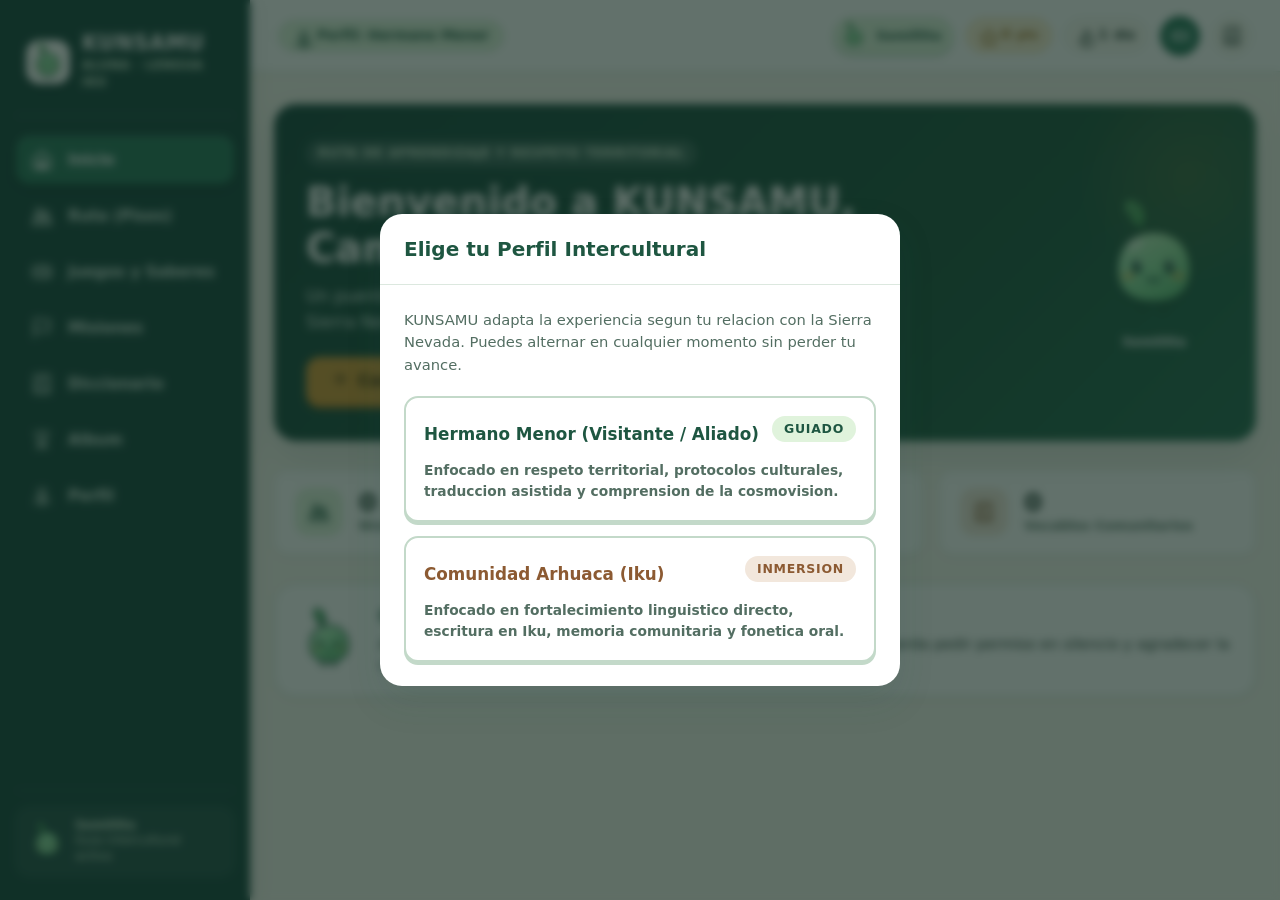
<file: index.html>
<!doctype html>
<html lang="es">
<head>
  <meta charset="utf-8">
  <meta name="viewport" content="width=device-width, initial-scale=1, viewport-fit=cover">
  <meta name="theme-color" content="#1E5641">
  <meta name="description" content="KUNSAMU: Plataforma educativa intercultural offline-first para el aprendizaje de la lengua Iku (Arhuaco) y la cosmovision de la Sierra Nevada de Santa Marta (Aluna IA).">
  <meta name="apple-mobile-web-app-capable" content="yes">
  <meta name="apple-mobile-web-app-status-bar-style" content="black-translucent">
  <meta name="apple-mobile-web-app-title" content="KUNSAMU">

  <title>KUNSAMU · Saberes y Lengua Iku (Sierra Nevada)</title>

  <!-- PWA Manifest & Favicon (Semillita SVG + Favicon Animado) -->
  <link rel="manifest" href="./manifest.json">
  <link rel="icon" type="image/svg+xml" href="./favicon.svg">
  <link rel="apple-touch-icon" href="./icon.svg">

  <!-- Motor de Favicon Animado en Tiempo Real (Flotacion y Parpadeo de Semillita) -->
  <script>
    (function() {
      try {
        var canvas = document.createElement('canvas');
        canvas.width = 32;
        canvas.height = 32;
        var ctx = canvas.getContext('2d');
        if (!ctx) return;
        var frame = 0;
        var faviconEl = document.querySelector("link[rel='icon']");
        function updateFavicon() {
          ctx.clearRect(0, 0, 32, 32);
          var bob = Math.sin(frame * 0.22) * 1.5;
          var isBlink = (frame % 28 >= 25);
          var leafAngle = Math.sin(frame * 0.16) * 0.2;

          ctx.save();
          ctx.translate(16, 17 + bob);

          // Patitas
          ctx.strokeStyle = '#1E5641';
          ctx.lineWidth = 1.6;
          ctx.lineCap = 'round';
          ctx.beginPath();
          ctx.moveTo(-5, 9); ctx.lineTo(-3, 11); ctx.lineTo(-1, 9);
          ctx.moveTo(1, 9); ctx.lineTo(3, 11); ctx.lineTo(5, 9);
          ctx.stroke();

          // Hoja
          ctx.save();
          ctx.translate(-3, -10);
          ctx.rotate(leafAngle - 0.25);
          ctx.fillStyle = '#59B96B';
          ctx.strokeStyle = '#1E5641';
          ctx.lineWidth = 1.3;
          ctx.beginPath();
          ctx.ellipse(0, -3.5, 3.5, 6, -0.3, 0, Math.PI * 2);
          ctx.fill();
          ctx.stroke();
          ctx.restore();

          // Sombra
          ctx.fillStyle = 'rgba(27, 77, 54, 0.25)';
          ctx.beginPath();
          ctx.ellipse(0, 9, 8, 2.2, 0, 0, Math.PI * 2);
          ctx.fill();

          // Cuerpo
          ctx.fillStyle = '#96E5A8';
          ctx.strokeStyle = '#1E5641';
          ctx.lineWidth = 1.7;
          ctx.beginPath();
          ctx.ellipse(0, 0, 10.5, 9.8, 0, 0, Math.PI * 2);
          ctx.fill();
          ctx.stroke();

          // Brillo
          ctx.fillStyle = 'rgba(255, 255, 255, 0.55)';
          ctx.beginPath();
          ctx.ellipse(-4, -4, 3, 1.8, -0.4, 0, Math.PI * 2);
          ctx.fill();

          // Mejillas
          ctx.fillStyle = 'rgba(236, 166, 70, 0.55)';
          ctx.beginPath();
          ctx.arc(-5.5, 2.2, 1.9, 0, Math.PI * 2);
          ctx.arc(5.5, 2.2, 1.9, 0, Math.PI * 2);
          ctx.fill();

          // Ojos
          ctx.fillStyle = '#16463E';
          if (isBlink) {
            ctx.strokeStyle = '#16463E';
            ctx.lineWidth = 1.3;
            ctx.beginPath();
            ctx.moveTo(-5, -0.5); ctx.lineTo(-1.5, -0.5);
            ctx.moveTo(1.5, -0.5); ctx.lineTo(5, -0.5);
            ctx.stroke();
          } else {
            ctx.beginPath();
            ctx.ellipse(-3.2, -1, 1.4, 2.2, 0, 0, Math.PI * 2);
            ctx.ellipse(3.2, -1, 1.4, 2.2, 0, 0, Math.PI * 2);
            ctx.fill();
            ctx.fillStyle = '#FFFFFF';
            ctx.beginPath();
            ctx.arc(-2.6, -1.8, 0.65, 0, Math.PI * 2);
            ctx.arc(3.8, -1.8, 0.65, 0, Math.PI * 2);
            ctx.fill();
          }

          // Sonrisa
          ctx.strokeStyle = '#16463E';
          ctx.lineWidth = 1.3;
          ctx.beginPath();
          ctx.arc(0, 1.6, 2.4, 0.15, Math.PI - 0.15);
          ctx.stroke();

          ctx.restore();

          if (faviconEl) faviconEl.href = canvas.toDataURL('image/png');
          frame++;
        }
        updateFavicon();
        setInterval(updateFavicon, 150);
      } catch (e) {}
    })();
  </script>

  <!-- Estilos del Sistema de Diseno Intercultural -->
  <link rel="stylesheet" href="./css/styles.css">
</head>
<body class="theme-visitante">

  <!-- Canvas de Celebracion para Particulas y Destellos -->
  <canvas id="celebrationCanvas" aria-hidden="true"></canvas>

  <div class="app-container">

    <!-- 1. BARRA LATERAL (DESKTOP) CON SECCIONES PRINCIPALES -->
    <aside class="sidebar" aria-label="Navegacion principal">
      <div class="sidebar-brand">
        <div class="brand-icon-wrap">
          <svg viewBox="0 0 140 150" width="36" height="36" class="semillita-svg" role="img" aria-label="Semillita">
            <g class="semillita-body">
              <g stroke="#1E5641" stroke-width="4.2" stroke-linecap="round" fill="none">
                <path d="M 50 128 L 57 137 L 64 128" />
                <path d="M 74 128 L 81 137 L 88 128" />
              </g>
              <g class="semillita-leaf">
                <path d="M 52 42 C 40 28, 26 12, 42 2 C 58 10, 68 24, 56 43 Z" fill="#59B96B" stroke="#1E5641" stroke-width="3.8" />
              </g>
              <path d="M 52 38 Q 54 44 56 48" fill="none" stroke="#1E5641" stroke-width="4" stroke-linecap="round" />
              <path d="M 70 42 C 98 42, 114 62, 114 88 C 114 114, 96 126, 70 126 C 44 126, 26 114, 26 88 C 26 62, 42 42, 70 42 Z" fill="#96E5A8" stroke="#1E5641" stroke-width="4.5" />
              <ellipse cx="40" cy="95" rx="7.5" ry="4.5" fill="#ECA646" opacity="0.5" />
              <ellipse cx="98" cy="95" rx="7.5" ry="4.5" fill="#ECA646" opacity="0.5" />
              <g class="semillita-eye eye-normal">
                <ellipse cx="50" cy="84" rx="5.5" ry="8" fill="#16463E" />
                <circle cx="52" cy="80.5" r="2.2" fill="#FFFFFF" />
              </g>
              <g class="semillita-eye eye-normal">
                <ellipse cx="88" cy="84" rx="5.5" ry="8" fill="#16463E" />
                <circle cx="90" cy="80.5" r="2.2" fill="#FFFFFF" />
              </g>
              <g class="eye-happy" style="display: none;" stroke="#16463E" stroke-width="3.5" stroke-linecap="round" fill="none">
                <path d="M 44 86 Q 50 78 56 86" />
                <path d="M 82 86 Q 88 78 94 86" />
              </g>
              <path class="mouth-normal" d="M 62 97 Q 69 104 76 97" fill="none" stroke="#16463E" stroke-width="3.2" stroke-linecap="round" />
              <path class="mouth-happy" style="display: none;" d="M 60 96 Q 69 108 78 96 Z" fill="#D9665B" stroke="#16463E" stroke-width="3" stroke-linejoin="round" />
            </g>
          </svg>
        </div>
        <div>
          <div class="brand-title">KUNSAMU</div>
          <span class="brand-sub">Aluna · Lengua Iku</span>
        </div>
      </div>

      <nav class="nav-menu" aria-label="Menu principal">
        <button class="nav-item-btn active" data-view="inicio" id="navBtn-inicio">
          <span class="nav-icon" id="navIcon-inicio"></span>
          <span>Inicio</span>
        </button>
        <button class="nav-item-btn" data-view="ruta" id="navBtn-ruta">
          <span class="nav-icon" id="navIcon-ruta"></span>
          <span>Ruta (Pisos)</span>
        </button>
        <button class="nav-item-btn" data-view="juegos" id="navBtn-juegos">
          <span class="nav-icon" id="navIcon-juegos"></span>
          <span>Juegos y Saberes</span>
        </button>
        <button class="nav-item-btn" data-view="misiones" id="navBtn-misiones">
          <span class="nav-icon" id="navIcon-misiones"></span>
          <span>Misiones</span>
        </button>
        <button class="nav-item-btn" data-view="diccionario" id="navBtn-diccionario">
          <span class="nav-icon" id="navIcon-diccionario"></span>
          <span>Diccionario</span>
        </button>
        <button class="nav-item-btn" data-view="album" id="navBtn-album">
          <span class="nav-icon" id="navIcon-album"></span>
          <span>Album</span>
        </button>
        <button class="nav-item-btn" data-view="perfil" id="navBtn-perfil">
          <span class="nav-icon" id="navIcon-perfil"></span>
          <span>Perfil</span>
        </button>
      </nav>

      <div class="sidebar-footer">
        <div class="sidebar-mascot-card">
          <div class="sidebar-mascot-img">
            <svg viewBox="0 0 140 150" width="36" height="42" class="semillita-svg" role="img" aria-label="Semillita Guia">
              <g class="semillita-body">
                <g stroke="#1E5641" stroke-width="4.2" stroke-linecap="round" fill="none">
                  <path d="M 50 128 L 57 137 L 64 128" />
                  <path d="M 74 128 L 81 137 L 88 128" />
                </g>
                <g class="semillita-leaf">
                  <path d="M 52 42 C 40 28, 26 12, 42 2 C 58 10, 68 24, 56 43 Z" fill="#59B96B" stroke="#1E5641" stroke-width="3.8" />
                </g>
                <path d="M 52 38 Q 54 44 56 48" fill="none" stroke="#1E5641" stroke-width="4" stroke-linecap="round" />
                <path d="M 70 42 C 98 42, 114 62, 114 88 C 114 114, 96 126, 70 126 C 44 126, 26 114, 26 88 C 26 62, 42 42, 70 42 Z" fill="#96E5A8" stroke="#1E5641" stroke-width="4.5" />
                <ellipse cx="40" cy="95" rx="7.5" ry="4.5" fill="#ECA646" opacity="0.5" />
                <ellipse cx="98" cy="95" rx="7.5" ry="4.5" fill="#ECA646" opacity="0.5" />
                <g class="semillita-eye eye-normal">
                  <ellipse cx="50" cy="84" rx="5.5" ry="8" fill="#16463E" />
                  <circle cx="52" cy="80.5" r="2.2" fill="#FFFFFF" />
                </g>
                <g class="semillita-eye eye-normal">
                  <ellipse cx="88" cy="84" rx="5.5" ry="8" fill="#16463E" />
                  <circle cx="90" cy="80.5" r="2.2" fill="#FFFFFF" />
                </g>
                <g class="eye-happy" style="display: none;" stroke="#16463E" stroke-width="3.5" stroke-linecap="round" fill="none">
                  <path d="M 44 86 Q 50 78 56 86" />
                  <path d="M 82 86 Q 88 78 94 86" />
                </g>
                <path class="mouth-normal" d="M 62 97 Q 69 104 76 97" fill="none" stroke="#16463E" stroke-width="3.2" stroke-linecap="round" />
                <path class="mouth-happy" style="display: none;" d="M 60 96 Q 69 108 78 96 Z" fill="#D9665B" stroke="#16463E" stroke-width="3" stroke-linejoin="round" />
              </g>
            </svg>
          </div>
          <div class="sidebar-mascot-text">
            <strong>Semillita</strong>
            <div>Guia intercultural activa</div>
          </div>
        </div>
      </div>
    </aside>

    <!-- AREA DE CONTENIDO PRINCIPAL -->
    <div class="main-wrapper">

      <!-- BARRA SUPERIOR (TOPBAR) -->
      <header class="topbar">
        <div class="topbar-left">
          <!-- Selector rapido de perfil -->
          <button class="pill-role-switch" id="btnQuickRoleSwitch" aria-label="Cambiar perfil intercultural">
            <span class="svg-icon" id="rolePillIcon" style="width: 16px; height: 16px;"></span>
            <span id="rolePillText">Perfil: Hermano Menor</span>
          </button>
        </div>

        <div class="topbar-right">
          <!-- Mascota Semillita Viva en la Barra Superior (Arriba a la derecha) -->
          <button class="topbar-mascot-pill" id="btnTopbarMascot" aria-label="Semillita, guia interactiva">
            <span class="topbar-mascot-icon">
              <svg viewBox="0 0 140 150" width="24" height="24" class="semillita-svg" role="img" aria-hidden="true">
                <g class="semillita-body">
                  <g class="semillita-leaf">
                    <path d="M 52 42 C 40 28, 26 12, 42 2 C 58 10, 68 24, 56 43 Z" fill="#59B96B" stroke="#1E5641" stroke-width="4" />
                  </g>
                  <path d="M 70 42 C 98 42, 114 62, 114 88 C 114 114, 96 126, 70 126 C 44 126, 26 114, 26 88 C 26 62, 42 42, 70 42 Z" fill="#96E5A8" stroke="#1E5641" stroke-width="5" />
                  <ellipse cx="40" cy="95" rx="7.5" ry="4.5" fill="#ECA646" opacity="0.6" />
                  <ellipse cx="98" cy="95" rx="7.5" ry="4.5" fill="#ECA646" opacity="0.6" />
                  <g class="semillita-eye eye-normal">
                    <ellipse cx="50" cy="84" rx="6" ry="8.5" fill="#16463E" />
                    <circle cx="52" cy="80.5" r="2.5" fill="#FFFFFF" />
                  </g>
                  <g class="semillita-eye eye-normal">
                    <ellipse cx="88" cy="84" rx="6" ry="8.5" fill="#16463E" />
                    <circle cx="90" cy="80.5" r="2.5" fill="#FFFFFF" />
                  </g>
                  <g class="eye-happy" style="display: none;" stroke="#16463E" stroke-width="4" stroke-linecap="round" fill="none">
                    <path d="M 44 86 Q 50 78 56 86" />
                    <path d="M 82 86 Q 88 78 94 86" />
                  </g>
                  <path class="mouth-normal" d="M 62 97 Q 69 104 76 97" fill="none" stroke="#16463E" stroke-width="3.5" stroke-linecap="round" />
                  <path class="mouth-happy" style="display: none;" d="M 60 96 Q 69 108 78 96 Z" fill="#D9665B" stroke="#16463E" stroke-width="3" stroke-linejoin="round" />
                </g>
              </svg>
            </span>
            <span>Semillita</span>
          </button>

          <!-- Puntos acumulados -->
          <div class="stat-pill points">
            <span class="svg-icon" id="topbarPointsIcon" style="width: 16px; height: 16px;"></span>
            <span id="topBarPoints">0</span>
            <span style="font-size: 0.76rem; font-weight: 600;">pts</span>
          </div>

          <!-- Racha de dias -->
          <div class="stat-pill">
            <span class="svg-icon" id="topbarStreakIcon" style="width: 16px; height: 16px;"></span>
            <span id="topBarStreak">1</span>
            <span style="font-size: 0.76rem; font-weight: 600;">dia</span>
          </div>

          <!-- Silenciar / Activar Sonido -->
          <button class="icon-action-btn" id="btnToggleSound" aria-label="Silenciar o activar sonidos">
            <span id="soundToggleIcon" style="display: flex; align-items: center; justify-content: center;"></span>
          </button>

          <!-- Lectura Facil (Accesibilidad) -->
          <button class="icon-action-btn" id="btnToggleEasyReading" aria-label="Activar modo lectura facil">
            <span id="easyReadingIcon" style="display: flex; align-items: center; justify-content: center;"></span>
          </button>
        </div>
      </header>

      <!-- VISTAS DE LA PLATAFORMA (5 SECCIONES EXACTAS) -->
      <main class="view-content">

        <!-- ================================================================
             1. VISTA: INICIO
             ================================================================ -->
        <section class="app-view active" id="viewInicio">
          <!-- Hero Banner de Bienvenida -->
          <div class="home-hero-card">
            <div class="home-hero-inner">
              <div class="home-hero-text">
                <span class="hero-tag" id="homeHeroTag">Sierra Nevada de Santa Marta</span>
                <h1 id="homeHeroGreeting">Bienvenido a KUNSAMU</h1>
                <p id="homeHeroDesc">
                  Un puente de dialogo intercultural para escuchar el territorio, aprender la lengua Iku del pueblo Arhuaco y respetar la Ley de Origen.
                </p>
                <div style="display: flex; gap: 12px; flex-wrap: wrap;">
                  <button class="btn-primary" id="btnContinueNextLevel">
                    <span class="svg-icon" id="btnPlayIcon"></span>
                    <span id="btnContinueLevelText">Continuar siguiente reto</span>
                  </button>
                  <button class="btn-secondary" id="btnExploreRouteHero">
                    Ver todos los pisos
                  </button>
                </div>
              </div>

              <!-- Mascota Semillita en Hero (Arriba a la derecha del Inicio) -->
              <div class="home-mascot-area">
                <div class="mascot-hero-svg-wrap" id="homeMascotWrap" style="cursor: pointer;" title="Haz clic para saludar a Semillita">
                  <svg xmlns="http://www.w3.org/2000/svg" viewBox="0 0 140 150" class="semillita-svg" role="img" aria-label="Semillita Guia Intercultural">
                    <defs>
                      <linearGradient id="leafGradHero" x1="0%" y1="0%" x2="100%" y2="100%">
                        <stop offset="0%" stop-color="#73D98A"/>
                        <stop offset="60%" stop-color="#4CAF68"/>
                        <stop offset="100%" stop-color="#237A4B"/>
                      </linearGradient>
                      <linearGradient id="bodyGradHero" x1="20%" y1="0%" x2="80%" y2="100%">
                        <stop offset="0%" stop-color="#C2F3CB"/>
                        <stop offset="45%" stop-color="#96E5A8"/>
                        <stop offset="100%" stop-color="#5EBE78"/>
                      </linearGradient>
                    </defs>
                    <g class="semillita-body">
                      <g class="semillita-feet" stroke="#1E5641" stroke-width="4.2" stroke-linecap="round" stroke-linejoin="round" fill="none">
                        <path d="M 50 128 L 57 137 L 64 128" />
                        <path d="M 74 128 L 81 137 L 88 128" />
                      </g>
                      <g class="semillita-leaf">
                        <path d="M 52 42 C 40 28, 26 12, 42 2 C 58 10, 68 24, 56 43 Z" fill="url(#leafGradHero)" stroke="#1E5641" stroke-width="3.8" stroke-linejoin="round" />
                        <path d="M 44 26 C 47 18, 45 10, 42 4" fill="none" stroke="#1E5641" stroke-width="2.2" stroke-linecap="round" />
                      </g>
                      <path d="M 52 38 Q 54 44 56 48" fill="none" stroke="#1E5641" stroke-width="4" stroke-linecap="round" />
                      <ellipse cx="69" cy="120" rx="36" ry="10" fill="#1B4D36" opacity="0.2" />
                      <path d="M 70 42 C 98 42, 114 62, 114 88 C 114 114, 96 126, 70 126 C 44 126, 26 114, 26 88 C 26 62, 42 42, 70 42 Z" fill="url(#bodyGradHero)" stroke="#1E5641" stroke-width="4.5" stroke-linejoin="round" />
                      <ellipse cx="48" cy="58" rx="10" ry="6" transform="rotate(-25 48 58)" fill="#FFFFFF" opacity="0.45" />
                      <ellipse cx="40" cy="95" rx="7.5" ry="4.5" fill="#ECA646" opacity="0.5" />
                      <ellipse cx="98" cy="95" rx="7.5" ry="4.5" fill="#ECA646" opacity="0.5" />
                      <g class="semillita-eye eye-normal">
                        <ellipse cx="50" cy="84" rx="5.5" ry="8" fill="#16463E" />
                        <circle cx="52" cy="80.5" r="2.2" fill="#FFFFFF" />
                      </g>
                      <g class="semillita-eye eye-normal">
                        <ellipse cx="88" cy="84" rx="5.5" ry="8" fill="#16463E" />
                        <circle cx="90" cy="80.5" r="2.2" fill="#FFFFFF" />
                      </g>
                      <g class="eye-happy" style="display: none;" stroke="#16463E" stroke-width="3.5" stroke-linecap="round" fill="none">
                        <path d="M 44 86 Q 50 78 56 86" />
                        <path d="M 82 86 Q 88 78 94 86" />
                      </g>
                      <path class="mouth-normal" d="M 62 97 Q 69 104 76 97" fill="none" stroke="#16463E" stroke-width="3.2" stroke-linecap="round" />
                      <path class="mouth-happy" style="display: none;" d="M 60 96 Q 69 108 78 96 Z" fill="#D9665B" stroke="#16463E" stroke-width="3" stroke-linejoin="round" />
                    </g>
                  </svg>
                </div>
                <span style="font-size: 0.8rem; font-weight: 700; color: #FFFFFF; margin-top: 8px;">Semillita</span>
              </div>
            </div>
          </div>

          <!-- Resumen Rapido de Metricas -->
          <div class="stats-overview-grid">
            <div class="stat-summary-card">
              <div class="stat-icon-badge green" id="statBadgeLevels"></div>
              <div>
                <div class="stat-number" id="homeCompletedLevels">0 / 24</div>
                <div class="stat-label">Niveles en la Sierra</div>
              </div>
            </div>

            <div class="stat-summary-card">
              <div class="stat-icon-badge gold" id="statBadgeBadges"></div>
              <div>
                <div class="stat-number" id="homeCompletedBadges">0 / 10</div>
                <div class="stat-label">Insignias del Album</div>
              </div>
            </div>

            <div class="stat-summary-card">
              <div class="stat-icon-badge earth" id="statBadgeWords"></div>
              <div>
                <div class="stat-number" id="homeCustomWords">0</div>
                <div class="stat-label">Vocablos Comunitarios</div>
              </div>
            </div>
          </div>

          <!-- Bocadillo Contextual Vivo de Semillita (Quien es Semillita) -->
          <div class="mascot-speech-bubble-banner">
            <div class="bubble-mascot-thumb" id="bubbleMascotThumb">
              <svg xmlns="http://www.w3.org/2000/svg" viewBox="0 0 140 150" class="semillita-svg" role="img" aria-label="Semillita Guia">
                <defs>
                  <linearGradient id="leafGradThumb" x1="0%" y1="0%" x2="100%" y2="100%">
                    <stop offset="0%" stop-color="#73D98A"/>
                    <stop offset="60%" stop-color="#4CAF68"/>
                    <stop offset="100%" stop-color="#237A4B"/>
                  </linearGradient>
                  <linearGradient id="bodyGradThumb" x1="20%" y1="0%" x2="80%" y2="100%">
                    <stop offset="0%" stop-color="#C2F3CB"/>
                    <stop offset="45%" stop-color="#96E5A8"/>
                    <stop offset="100%" stop-color="#5EBE78"/>
                  </linearGradient>
                </defs>
                <g class="semillita-body">
                  <g stroke="#1E5641" stroke-width="4.2" stroke-linecap="round" fill="none">
                    <path d="M 50 128 L 57 137 L 64 128" />
                    <path d="M 74 128 L 81 137 L 88 128" />
                  </g>
                  <g class="semillita-leaf">
                    <path d="M 52 42 C 40 28, 26 12, 42 2 C 58 10, 68 24, 56 43 Z" fill="url(#leafGradThumb)" stroke="#1E5641" stroke-width="3.8" />
                  </g>
                  <path d="M 52 38 Q 54 44 56 48" fill="none" stroke="#1E5641" stroke-width="4" stroke-linecap="round" />
                  <path d="M 70 42 C 98 42, 114 62, 114 88 C 114 114, 96 126, 70 126 C 44 126, 26 114, 26 88 C 26 62, 42 42, 70 42 Z" fill="url(#bodyGradThumb)" stroke="#1E5641" stroke-width="4.5" />
                  <ellipse cx="40" cy="95" rx="7.5" ry="4.5" fill="#ECA646" opacity="0.5" />
                  <ellipse cx="98" cy="95" rx="7.5" ry="4.5" fill="#ECA646" opacity="0.5" />
                  <g class="semillita-eye eye-normal">
                    <ellipse cx="50" cy="84" rx="5.5" ry="8" fill="#16463E" />
                    <circle cx="52" cy="80.5" r="2.2" fill="#FFFFFF" />
                  </g>
                  <g class="semillita-eye eye-normal">
                    <ellipse cx="88" cy="84" rx="5.5" ry="8" fill="#16463E" />
                    <circle cx="90" cy="80.5" r="2.2" fill="#FFFFFF" />
                  </g>
                  <g class="eye-happy" style="display: none;" stroke="#16463E" stroke-width="3.5" stroke-linecap="round" fill="none">
                    <path d="M 44 86 Q 50 78 56 86" />
                    <path d="M 82 86 Q 88 78 94 86" />
                  </g>
                  <path class="mouth-normal" d="M 62 97 Q 69 104 76 97" fill="none" stroke="#16463E" stroke-width="3.2" stroke-linecap="round" />
                  <path class="mouth-happy" style="display: none;" d="M 60 96 Q 69 108 78 96 Z" fill="#D9665B" stroke="#16463E" stroke-width="3" stroke-linejoin="round" />
                </g>
              </svg>
            </div>
            <div class="bubble-text-content">
              <div style="display: flex; align-items: center; gap: 8px; margin-bottom: 4px;">
                <h3 id="bubbleMascotTitle" style="color: var(--primary-forest); margin: 0;">¿Quien es Semillita? · Tu Guia Intercultural</h3>
              </div>
              <p id="homeMascotMessage">
                Soy Semillita, una semilla ancestral de la Sierra Nevada de Santa Marta. Germino con el pensamiento (Aluna) y la palabra viva (Kunsamu). Te acompano en cada piso para recordarte el respeto a la Madre Tierra y darte pistas de aprendizaje en lengua Iku.
              </p>
            </div>
          </div>
        </section>

        <!-- ================================================================
             2. VISTA: RUTA (PISOS DEL SABER EN TEJIDO ZIGZAG)
             ================================================================ -->
        <section class="app-view" id="viewRuta">
          <div class="route-header">
            <span class="hero-tag" style="background: var(--primary-soft); color: var(--primary-forest);">
              Ascenso por la Sierra Nevada
            </span>
            <h2 id="routeViewTitle">Pisos Territoriales del Saber</h2>
            <p id="routeViewSubtitle">
              Recorrido en tejido geometrico arhuaco. Avanza piso por piso desde la Linea Negra hasta los picos nevados.
            </p>
          </div>

          <!-- Contenedor dinamico de los 6 pisos en zigzag -->
          <div id="routeStagesContainer"></div>
        </section>

        <!-- ================================================================
             3. VISTA: JUEGOS Y SABERES (PRACTICA LIBRE)
             ================================================================ -->
        <section class="app-view" id="viewJuegos">
          <div class="games-hub-header">
            <span class="hero-tag" style="background: var(--primary-soft); color: var(--primary-forest);">
              Practica Libre e Intercultural
            </span>
            <h2>Juegos y Saberes de la Sierra</h2>
            <p>Ejercita tu memoria, aprende palabras en Iku y descubre datos curiosos de la Sierra Nevada.</p>
          </div>

          <!-- Navegacion de las 4 modalidades de juego -->
          <div class="games-nav-tabs">
            <button class="game-tab-btn active" data-game="palabra">
              <span id="tabIconPalabra"></span>
              <span>Descubriendo la Palabra</span>
            </button>
            <button class="game-tab-btn" data-game="memoria">
              <span id="tabIconMemoria"></span>
              <span>Memoria del Territorio</span>
            </button>
            <button class="game-tab-btn" data-game="frases">
              <span id="tabIconFrases"></span>
              <span>Tejiendo Frases</span>
            </button>
            <button class="game-tab-btn" data-game="trivia">
              <span id="tabIconTrivia"></span>
              <span>Saberes de la Sierra</span>
            </button>
          </div>

          <!-- Panel interactivo dinamico de minijuegos -->
          <div class="game-panel-container" id="gamePanelContainer">
            <!-- Inyectado por app.js segun el juego activo -->
          </div>
        </section>

        <!-- ================================================================
             4. VISTA: MISIONES EN EL TERRITORIO
             ================================================================ -->
        <section class="app-view" id="viewMisiones">
          <div class="route-header">
            <span class="hero-tag" style="background: var(--primary-soft); color: var(--primary-forest);">
              Accion Consciente y Cuidado Territorial
            </span>
            <h2>Misiones en el territorio</h2>
            <p>Practicas cotidianas de observacion ambiental, respeto al agua y dialogo intercultural conectadas con tu progreso.</p>
          </div>

          <div class="missions-progress-banner" id="missionsProgressBanner">
            <div class="banner-progress-top">
              <span class="banner-progress-title" id="missionsProgressSummary">0 de 6 misiones completadas</span>
              <span class="banner-progress-points" id="missionsPointsSummary">+0 pts ganados</span>
            </div>
            <div class="progress-bar-track">
              <div class="progress-bar-fill" id="missionsProgressFill" style="width: 0%;"></div>
            </div>
          </div>

          <div class="missions-grid" id="missionsGridContainer"></div>
        </section>

        <!-- ================================================================
             4. VISTA: DICCIONARIO BILINGUE Y CONTRASTE DE SABERES
             ================================================================ -->
        <section class="app-view" id="viewDiccionario">
          <div class="route-header">
            <span class="hero-tag" style="background: var(--primary-soft); color: var(--primary-forest);">
              Lengua Viva
            </span>
            <h2>Diccionario Bilingüe Español / Iku</h2>
            <p>Busca terminos ancestrales, escucha su pronunciacion y comprende su contexto territorial.</p>
          </div>

          <div class="lexicon-search-bar">
            <input type="text"
                   id="lexiconSearchInput"
                   class="search-input-field"
                   placeholder="Buscar en Español o en Iku (ej. Tima, Agua, Aluna, Chundwa)..."
                   aria-label="Buscar palabra">
          </div>

          <!-- Grid de tarjetas de vocabulario -->
          <div class="lexicon-grid" id="lexiconGridContainer"></div>

          <!-- Seccion Integrada: Contraste de Saberes -->
          <div class="contrast-section-wrap">
            <div style="margin-bottom: 20px;">
              <h3 style="font-size: 1.45rem; font-weight: 800; color: var(--primary-forest);">
                Contraste de Saberes (Espejo Intercultural)
              </h3>
              <p style="color: var(--text-muted); font-size: 0.92rem;">
                Compara lado a lado como se comprende un principio desde la mirada occidental frente a la cosmovision Arhuaca.
              </p>
            </div>

            <div id="contrastCardsContainer"></div>
          </div>
        </section>

        <!-- ================================================================
             6. VISTA: ALBUM DE INSIGNIAS TERRITORIALES
             ================================================================ -->
        <section class="app-view" id="viewAlbum">
          <div class="route-header">
            <span class="hero-tag" style="background: var(--accent-ochre-light); color: var(--accent-ochre-dark);">
              Coleccion Intercultural
            </span>
            <h2>Album de Insignias</h2>
            <p>Toca cualquier insignia para conocer su significado cultural y el requisito exacto para desbloquearla.</p>
          </div>

          <div class="album-progress-banner" id="albumProgressBanner">
            <div class="banner-progress-top">
              <span class="banner-progress-title" id="albumProgressSummary">0 / 10 insignias conseguidas</span>
              <span class="banner-progress-points" id="albumProgressPercent">0% completado</span>
            </div>
            <div class="progress-bar-track">
              <div class="progress-bar-fill" id="albumProgressFill" style="width: 0%;"></div>
            </div>
          </div>

          <div class="badges-gallery-grid" id="badgesGalleryContainer"></div>
        </section>

        <!-- ================================================================
             7. VISTA: PERFIL Y GOBERNANZA (ROL, TALLER Y HABEAS DATA)
             ================================================================ -->
        <section class="app-view" id="viewPerfil">
          <!-- Tarjeta de Perfil Activo -->
          <div class="profile-overview-card">
            <div class="profile-info-group">
              <div class="profile-avatar-wrap" id="profileAvatarIcon"></div>
              <div>
                <h2 style="font-size: 1.4rem; font-weight: 800;" id="profileCurrentTitle">Hermano Menor</h2>
                <div style="font-size: 0.85rem; color: var(--text-muted);" id="profileCurrentDesc">
                  Ruta de aprendizaje guiado y respeto a la Ley de Origen.
                </div>
              </div>
            </div>

            <div style="display: flex; gap: 10px; flex-wrap: wrap;">
              <button class="btn-primary" id="btnSwitchProfileInView">
                Cambiar de Perfil
              </button>
              <button class="btn-secondary" id="btnResetActiveProfile" style="color: var(--status-error); border-color: #E8B4B0;">
                Reiniciar progreso de este perfil
              </button>
            </div>
          </div>

          <!-- Resumen Estadistico del Estudiante -->
          <div class="profile-stats-mini-grid">
            <div class="profile-mini-stat">
              <strong id="profStatPoints">0</strong>
              <span>Puntos Totales</span>
            </div>
            <div class="profile-mini-stat">
              <strong id="profStatLevels">0 / 24</strong>
              <span>Niveles Tejidos</span>
            </div>
            <div class="profile-mini-stat">
              <strong id="profStatMissions">0 / 6</strong>
              <span>Misiones Realizadas</span>
            </div>
            <div class="profile-mini-stat">
              <strong id="profStatBadges">0 / 10</strong>
              <span>Insignias Ganadas</span>
            </div>
          </div>

          <!-- Taller Comunitario (Grabacion de Vocablos Locales) -->
          <div class="piso-container" style="margin-bottom: 32px;">
            <h3 style="font-size: 1.25rem; font-weight: 800; color: var(--primary-forest); margin-bottom: 8px;">
              Taller Comunitario de la Palabra
            </h3>
            <p style="color: var(--text-muted); font-size: 0.9rem; margin-bottom: 18px;">
              Espacio para que sabedores, docentes y mayores registren terminos en Iku y audios con consentimiento previo.
            </p>

            <form id="communityWordForm" style="display: grid; grid-template-columns: 1fr 1fr; gap: 14px;">
              <div>
                <label style="font-size: 0.82rem; font-weight: 700; display: block; margin-bottom: 4px;">Termino en Español *</label>
                <input type="text" name="wordEs" class="search-input-field" style="width: 100%;" required placeholder="Ej. Semilla">
              </div>
              <div>
                <label style="font-size: 0.82rem; font-weight: 700; display: block; margin-bottom: 4px;">Termino en Iku *</label>
                <input type="text" name="wordIku" class="search-input-field" style="width: 100%;" required placeholder="Ej. Kunu">
              </div>
              <div>
                <label style="font-size: 0.82rem; font-weight: 700; display: block; margin-bottom: 4px;">Guia Fonetica</label>
                <input type="text" name="wordPhonetic" class="search-input-field" style="width: 100%;" placeholder="Ej. ku-nu">
              </div>
              <div>
                <label style="font-size: 0.82rem; font-weight: 700; display: block; margin-bottom: 4px;">Autoridad o Fuente de Validacion *</label>
                <input type="text" name="wordAuthorizer" class="search-input-field" style="width: 100%;" required placeholder="Ej. Mayor de la cuenca">
              </div>
              <div style="grid-column: 1 / -1;">
                <label style="font-size: 0.82rem; font-weight: 700; display: block; margin-bottom: 4px;">Contexto Cultural y Etico</label>
                <textarea name="wordContext" class="search-input-field" style="width: 100%; height: 70px; resize: vertical;" placeholder="Significado territorial..."></textarea>
              </div>

              <!-- Grabadora Nativa -->
              <div style="grid-column: 1 / -1; display: flex; align-items: center; gap: 12px; margin-top: 6px;">
                <button type="button" class="btn-secondary btn-sm" id="btnRecordAudio">
                  <span id="micRecordIcon"></span>
                  <span id="recordAudioLabel">Grabar Voz Nativa</span>
                </button>
                <button type="button" class="btn-secondary btn-sm" id="btnStopAudio" style="display: none; background: #FDE8E8; color: #9B2C2C;">
                  Detener Grabacion
                </button>
                <span id="recordingStatusText" style="font-size: 0.82rem; color: var(--text-muted);">Sin grabacion</span>
              </div>
              <div id="audioPreviewSlot" style="grid-column: 1 / -1;"></div>

              <div style="grid-column: 1 / -1; margin-top: 10px;">
                <button type="submit" class="btn-forest">Guardar Termino en Memoria Local</button>
              </div>
            </form>

            <div style="margin-top: 24px;" id="customWordsListWrapper">
              <h4 style="font-size: 0.95rem; font-weight: 700; margin-bottom: 10px;">Terminos Guardados Localmente:</h4>
              <div id="customWordsList"></div>
            </div>
          </div>

          <!-- Acordeon: Politica de Privacidad y Derechos Culturales -->
          <div class="privacy-legal-card">
            <div class="legal-section-title">
              <span id="shieldLegalIcon"></span>
              <span>Soberania de Datos y Privacidad (Habeas Data)</span>
            </div>
            <p style="font-size: 0.88rem; color: var(--text-muted); line-height: 1.5; margin-bottom: 14px;">
              En cumplimiento de la <strong>Ley 1581 de 2012 de Colombia</strong>, el <strong>Convenio 169 de la OIT</strong> y los estandares de <strong>Etiquetas de Conocimiento Tradicional (TK Labels)</strong>:
            </p>
            <ul style="font-size: 0.86rem; color: var(--text-main); margin-left: 20px; line-height: 1.6; margin-bottom: 18px;">
              <li><strong>Zero-Tracking:</strong> No utilizamos rastreadores, analitica externa ni cookies de terceros.</li>
              <li><strong>Almacenamiento Soberano:</strong> Tu progreso y los audios grabados viven exclusivamente en el almacenamiento local de tu navegador (LocalStorage e IndexedDB).</li>
              <li><strong>Derecho al Olvido y Portabilidad:</strong> Puedes descargar una copia de tus datos en formato JSON o eliminarlos por completo cuando lo desees.</li>
            </ul>

            <div style="display: flex; gap: 12px; flex-wrap: wrap;">
              <button class="btn-secondary btn-sm" id="btnExportDataJSON">
                <span id="exportDataIcon"></span>
                <span>Exportar Copia Soberana (JSON)</span>
              </button>
              <button class="btn-secondary btn-sm" id="btnWipeAllLocalData" style="color: var(--status-error); border-color: #E8B4B0;">
                <span id="wipeDataIcon"></span>
                <span>Borrar todos los datos locales</span>
              </button>
            </div>
          </div>
        </section>

      </main>

      <!-- 2. BARRA DE NAVEGACION INFERIOR (MOVIL) -->
      <nav class="bottom-nav" aria-label="Navegacion movil">
        <ul class="bottom-nav-list">
          <li>
            <button class="bottom-nav-btn active" data-view="inicio" id="mobBtn-inicio">
              <span class="nav-icon" id="mobIcon-inicio"></span>
              <span>Inicio</span>
            </button>
          </li>
          <li>
            <button class="bottom-nav-btn" data-view="ruta" id="mobBtn-ruta">
              <span class="nav-icon" id="mobIcon-ruta"></span>
              <span>Ruta</span>
            </button>
          </li>
          <li>
            <button class="bottom-nav-btn" data-view="juegos" id="mobBtn-juegos">
              <span class="nav-icon" id="mobIcon-juegos"></span>
              <span>Juegos</span>
            </button>
          </li>
          <li>
            <button class="bottom-nav-btn" data-view="misiones" id="mobBtn-misiones">
              <span class="nav-icon" id="mobIcon-misiones"></span>
              <span>Misiones</span>
            </button>
          </li>
          <li>
            <button class="bottom-nav-btn" data-view="diccionario" id="mobBtn-diccionario">
              <span class="nav-icon" id="mobIcon-diccionario"></span>
              <span>Diccionario</span>
            </button>
          </li>
          <li>
            <button class="bottom-nav-btn" data-view="album" id="mobBtn-album">
              <span class="nav-icon" id="mobIcon-album"></span>
              <span>Album</span>
            </button>
          </li>
          <li>
            <button class="bottom-nav-btn" data-view="perfil" id="mobBtn-perfil">
              <span class="nav-icon" id="mobIcon-perfil"></span>
              <span>Perfil</span>
            </button>
          </li>
        </ul>
      </nav>

    </div>
  </div>

  <!-- ========================================================================
       MODALES DEL SISTEMA
       ======================================================================== -->

  <!-- Modal Global de Pedagogia de Andamiaje (Fase 1: Descubrimiento / Fase 2: Reto) -->
  <div class="modal-overlay" id="globalAppModal" role="dialog" aria-modal="true" aria-hidden="true">
    <div class="modal-panel" id="globalModalPanel"></div>
  </div>

  <!-- Modal Selector de Perfil Intercultural -->
  <div class="modal-overlay" id="profileSelectorModal" role="dialog" aria-modal="true" aria-hidden="true">
    <div class="modal-panel" style="max-width: 520px;">
      <div class="modal-header">
        <h3 style="font-size: 1.25rem; font-weight: 800; color: var(--primary-forest);">
          Elige tu Perfil Intercultural
        </h3>
        <button class="icon-action-btn" id="btnCloseProfileModal" aria-label="Cerrar modal">
          <span id="closeProfileModalIcon"></span>
        </button>
      </div>
      <div class="modal-body">
        <p style="font-size: 0.92rem; color: var(--text-muted); margin-bottom: 20px;">
          KUNSAMU adapta la experiencia segun tu relacion con la Sierra Nevada. Puedes alternar en cualquier momento sin perder tu avance.
        </p>

        <div style="display: flex; flex-direction: column; gap: 14px;">
          <!-- Opcion 1: Hermano Menor -->
          <div class="challenge-option-btn" id="selectRoleVisitante" style="cursor: pointer; padding: 18px;">
            <div style="display: flex; align-items: center; justify-content: space-between; margin-bottom: 6px;">
              <strong style="font-size: 1.05rem; color: var(--primary-forest);">Hermano Menor (Visitante / Aliado)</strong>
              <span class="hero-tag" style="background: var(--primary-soft); color: var(--primary-forest);">Guiado</span>
            </div>
            <p style="font-size: 0.86rem; color: var(--text-muted); margin: 0;">
              Enfocado en respeto territorial, protocolos culturales, traduccion asistida y comprension de la cosmovision.
            </p>
          </div>

          <!-- Opcion 2: Comunidad Iku -->
          <div class="challenge-option-btn" id="selectRoleComunidad" style="cursor: pointer; padding: 18px;">
            <div style="display: flex; align-items: center; justify-content: space-between; margin-bottom: 6px;">
              <strong style="font-size: 1.05rem; color: var(--accent-earth);">Comunidad Arhuaca (Iku)</strong>
              <span class="hero-tag" style="background: var(--accent-earth-soft); color: var(--accent-earth);">Inmersion</span>
            </div>
            <p style="font-size: 0.86rem; color: var(--text-muted); margin: 0;">
              Enfocado en fortalecimiento linguistico directo, escritura en Iku, memoria comunitaria y fonetica oral.
            </p>
          </div>
        </div>
      </div>
    </div>
  </div>

  <!-- Componente Toast de Notificaciones -->
  <div class="toast-notice" id="appToastNotice" role="alert" aria-live="polite"></div>

  <!-- SCRIPTS ORDENADOS DE LA APLICACION -->
  <script src="./js/icons.js"></script>
  <script src="./js/data-iku.js"></script>
  <script src="./js/db.js"></script>
  <script src="./js/app.js"></script>

  <!-- Registro del Service Worker para Cloudflare Pages Offline-First -->
  <script>
    if ('serviceWorker' in navigator) {
      window.addEventListener('load', () => {
        navigator.serviceWorker.register('./sw.js', { scope: './' })
          .then((reg) => {
            console.log('[Kunsamu PWA] Service Worker registrado con exito:', reg.scope);
          })
          .catch((err) => {
            console.warn('[Kunsamu PWA] Error al registrar Service Worker:', err);
          });
      });
    }
  </script>
</body>
</html>
</file>
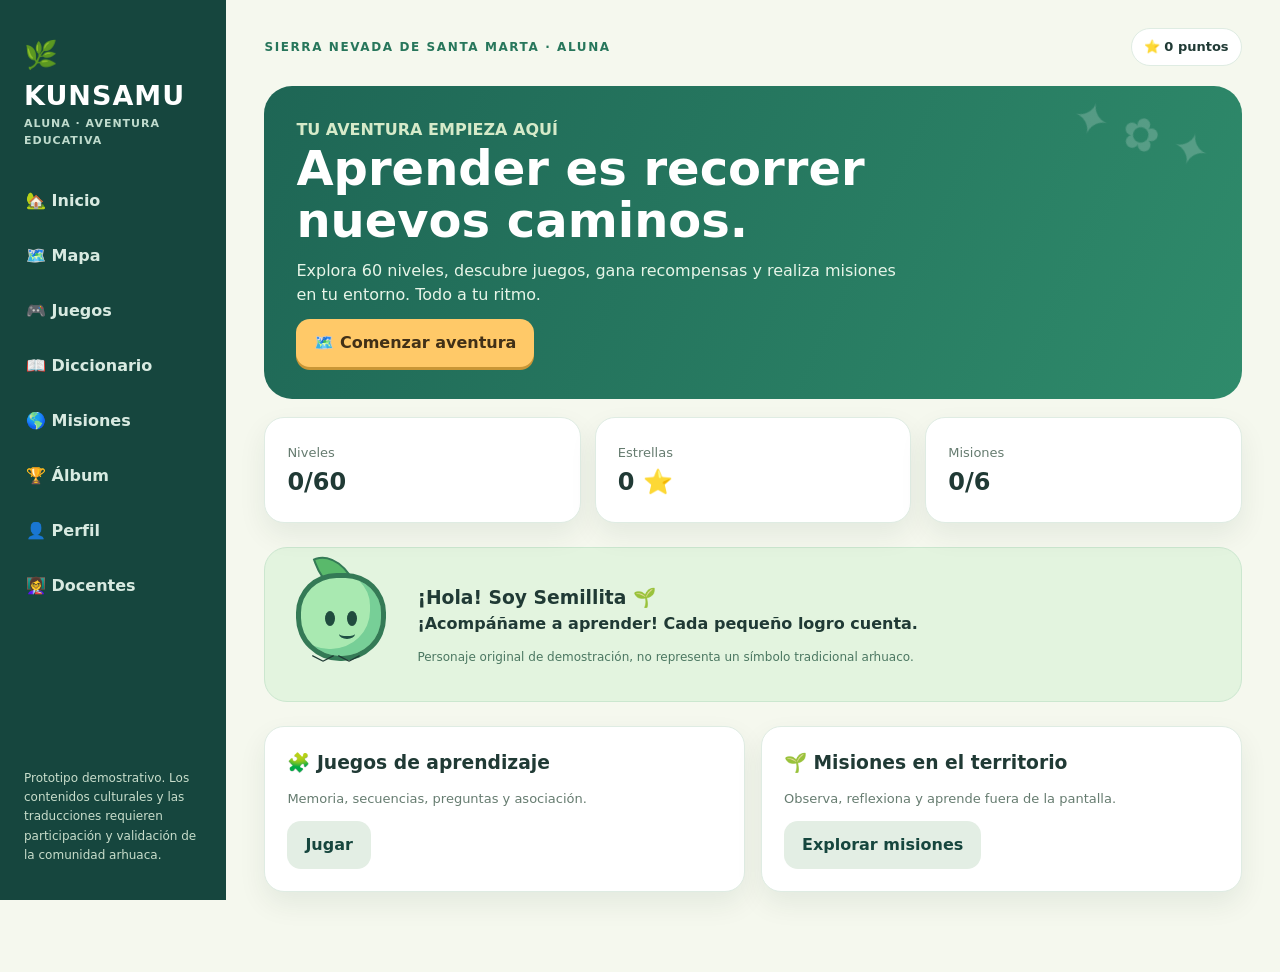
<file: KUNSAMU_ALUNA_aventura_60_niveles.html>
<!doctype html><html lang="es"><head><meta charset="utf-8"><meta name="viewport" content="width=device-width,initial-scale=1"><meta name="theme-color" content="#174f45"><title>KUNSAMU · Aventura educativa ALUNA</title><style>
:root{--dark:#16463e;--green:#27765b;--mint:#e0f3dc;--cream:#fff9e9;--paper:#ffffff;--ink:#203a35;--muted:#667c70;--yellow:#ffc968;--pink:#f3a0a4;--border:#dfece3;--shadow:0 12px 28px #103b2d13}*{box-sizing:border-box}html{scroll-behavior:smooth}body{margin:0;background:#f5f8ee;color:var(--ink);font:16px/1.5 system-ui,-apple-system,Segoe UI,Arial,sans-serif}button,input,textarea,select{font:inherit}button{cursor:pointer}button:disabled{cursor:not-allowed}button:focus-visible,input:focus-visible,textarea:focus-visible,select:focus-visible{outline:3px solid #e3a52e;outline-offset:3px}h1,h2,h3,p{margin:0 0 12px}.app{display:flex;min-height:100vh}.side{position:sticky;top:0;height:100vh;background:var(--dark);color:white;width:226px;flex-shrink:0;padding:25px 14px;display:flex;flex-direction:column;gap:18px}.brand{font-weight:900;font-size:27px;letter-spacing:1px;padding:10px}.brand small{display:block;font-size:11px;letter-spacing:1px;color:#bfdbcd;font-weight:600}.nav{display:grid;gap:7px}.nav button{border:0;background:transparent;color:#d8eae1;border-radius:13px;padding:12px;text-align:left;font-weight:700}.nav button.active,.nav button:hover{background:#ffffff25;color:white}.sidefoot{margin-top:auto;font-size:12px;color:#c8ddcb;padding:10px;line-height:1.6}.main{width:100%;min-width:0;max-width:1200px;padding:28px clamp(14px,3vw,44px) 80px;margin:auto}.top{display:flex;justify-content:space-between;align-items:center;flex-wrap:wrap;gap:8px;margin-bottom:20px}.eyebrow{text-transform:uppercase;letter-spacing:1.6px;font-size:12px;font-weight:900;color:var(--green)}.chip{background:white;border:1px solid var(--border);border-radius:999px;padding:8px 12px;font-weight:750;font-size:13px}.view{display:none}.view.active{display:block}.hero{padding:32px;border-radius:28px;background:linear-gradient(115deg,#1e6655,#2f8b6b);color:white;position:relative;overflow:hidden}.hero h1{font-size:clamp(30px,5vw,48px);max-width:660px;line-height:1.1}.hero p{max-width:610px;color:#e7f5e8}.hero:after{content:'✦  ✿  ✦';position:absolute;right:30px;top:15px;font-size:45px;color:#fff3;transform:rotate(17deg)}.btn{border:0;border-radius:14px;padding:12px 18px;font-weight:800;background:var(--yellow);color:#413017;box-shadow:0 3px 0 #c99636}.btn:active{transform:translateY(2px);box-shadow:0 1px 0 #c99636}.btn.secondary{background:#e3eee4;color:var(--dark);box-shadow:none}.btn.outline{background:white;color:var(--dark);border:1px solid var(--border);box-shadow:none}.btn:disabled{opacity:.48}.cards{display:grid;grid-template-columns:repeat(3,1fr);gap:14px;margin-top:18px}.card{background:white;border:1px solid var(--border);border-radius:20px;padding:22px;box-shadow:var(--shadow)}.card strong{display:block;font-size:24px}.muted,.small{color:var(--muted);font-size:13px}.heading{margin:5px 0 18px}.heading h2{font-size:clamp(25px,4vw,34px)}.section{margin-top:24px}.mascot{width:112px;height:125px;position:relative;margin:0 auto 6px;animation:bob 2.8s ease-in-out infinite}.mascot .head{width:90px;height:88px;background:#a9e9b1;border:5px solid #347a56;border-radius:45% 45% 49% 49%;position:absolute;top:11px;left:11px;box-shadow:inset -11px -7px #77cf97}.mascot .eye{width:10px;height:15px;position:absolute;background:#204b3e;border-radius:50%;top:33px;animation:blink 5s infinite}.mascot .eye.left{left:24px}.mascot .eye.right{right:24px}.mascot .mouth{position:absolute;top:51px;left:38px;width:16px;height:10px;border-bottom:3px solid #205144;border-radius:50%}.mascot .leaf{position:absolute;width:32px;height:48px;background:#59b96b;border-radius:0 90% 0 90%;top:-10px;left:35px;transform:rotate(-20deg);border:2px solid #347a56}.mascot .feet{position:absolute;bottom:6px;left:26px;font-size:26px}.mascot-wrap{display:flex;align-items:center;gap:20px;background:#e3f4df;border:1px solid #cbe7cf;border-radius:23px;padding:14px 20px}.mascot-wrap .mascot{margin:0;flex-shrink:0}.bubble{font-weight:700}.hint{font-size:12px;color:#4b7761}.route-shell{max-width:690px;margin:auto}.map{position:relative;border-radius:30px;background:linear-gradient(90deg,#d3edce,#e6f7d6 50%,#cce8ce);border:6px solid white;box-shadow:var(--shadow);overflow:hidden}.map:before{content:'';position:absolute;inset:0;pointer-events:none;background-image:radial-gradient(#fff9 2px,transparent 3px);background-size:65px 85px;opacity:.6}.map svg{position:absolute;inset:0;width:100%;height:100%;pointer-events:none}.node{width:62px;height:62px;border-radius:50%;border:4px solid white;background:#8eaa9c;color:#fff;font-size:20px;font-weight:900;position:absolute;transform:translate(-50%,-50%);z-index:2;box-shadow:0 7px 0 #406e6277,0 10px 13px #14534233;display:flex;align-items:center;justify-content:center;flex-direction:column;line-height:1.1}.node small{font-size:12px}.node.open{background:linear-gradient(#ffdc76,#f7a94b);color:#4b371f;box-shadow:0 7px 0 #bf8c39,0 9px 20px #0002;animation:pulse 1.7s infinite}.node.done{background:linear-gradient(#68c996,#279165);box-shadow:0 7px 0 #206849,0 9px 12px #0002}.node.locked{opacity:.8}.world{position:absolute;left:6%;right:6%;padding:9px 16px;border-radius:18px;background:#ffffffed;border:2px solid #ffffff;color:#295a44;display:flex;align-items:center;justify-content:space-between;font-weight:900;box-shadow:0 5px 12px #19503d18;z-index:2}.world small{font-size:11px;color:#56816c}.decor{position:absolute;z-index:1;font-size:27px;opacity:.8;pointer-events:none}.levelbox{background:white;border:1px solid var(--border);border-radius:22px;padding:22px;margin:15px 0}.options{display:grid;gap:10px;margin:14px 0}.option{padding:14px;text-align:left;border:2px solid #dcebdc;border-radius:14px;background:#f7fbf5;font-weight:650;color:var(--ink)}.option:hover{border-color:#74b99b}.option.correct{background:#e1f5e1;border-color:#45946f}.option.wrong{background:#ffe7e3;border-color:#dc8b81}.feedback{min-height:25px;color:#267453;font-weight:800}.grid2{display:grid;grid-template-columns:repeat(2,minmax(0,1fr));gap:16px}.gamecards{display:grid;grid-template-columns:repeat(4,minmax(0,1fr));gap:9px}.memorycard{min-height:70px;font-size:28px;border-radius:14px;border:2px solid #b9d9c5;background:#dcefe2}.memorycard.flipped{background:#fff0c4}.memorycard.matched{background:#b2e5c2}.badges{display:grid;grid-template-columns:repeat(auto-fit,minmax(138px,1fr));gap:12px}.badgecard{border:1px solid var(--border);background:#fffdf4;border-radius:18px;padding:15px;text-align:center}.badgecard.locked{filter:grayscale(1);opacity:.55}.badgecard .emoji{font-size:35px}.progressbar{height:14px;background:#e1e9de;border-radius:20px;overflow:hidden}.progressbar div{height:100%;background:linear-gradient(90deg,#56a87a,#e0b35c);width:0%;transition:width .3s}.field{display:grid;gap:7px;margin-bottom:12px}.field label{font-weight:750;font-size:14px}.field input,.field textarea,.field select{width:100%;padding:12px;border-radius:12px;border:1px solid #bcd6c4;background:white;color:var(--ink)}.field textarea{min-height:90px;resize:vertical}.notice{background:#fff5dc;border:1px solid #edd39f;border-radius:15px;padding:13px;font-size:13px;color:#775925;margin:12px 0}.teacher-item,.word,.mission{padding:15px;background:#fff;border:1px solid var(--border);border-radius:15px;margin:10px 0}.mission.done{border-color:#6fa987;background:#eef9ee}.pill{display:inline-block;font-size:12px;font-weight:800;color:#236248;background:#e2f3e4;padding:5px 10px;border-radius:20px}.modal{position:fixed;inset:0;z-index:30;background:#14362bb8;display:none;align-items:center;justify-content:center;padding:12px}.modal.show{display:flex}.modalbox{background:#fffdf6;border:4px solid #fff;border-radius:24px;width:min(520px,100%);max-height:92vh;overflow:auto;padding:20px;box-shadow:0 15px 50px #0c312b55}.modalhead{display:flex;justify-content:space-between;align-items:center;gap:10px}.close{border:0;background:#e7efdf;padding:7px 12px;border-radius:12px;font-weight:900}.toast{position:fixed;z-index:50;bottom:80px;left:50%;transform:translateX(-50%);max-width:90%;background:#183f36;color:white;border-radius:16px;padding:12px 20px;font-weight:750;box-shadow:0 8px 24px #0004;display:none}.toast.show{display:block}.bottomnav{display:none}.sequence{display:flex;gap:8px;flex-wrap:wrap;margin:12px 0}.sequence span{background:#f4e9c2;padding:7px 12px;border-radius:12px;font-weight:800}.mini-title{font-weight:850;margin-bottom:8px}.two-actions{display:flex;gap:8px;flex-wrap:wrap}.hidden{display:none!important}@keyframes bob{0%,100%{transform:translateY(0) rotate(-2deg)}50%{transform:translateY(-8px) rotate(3deg)}}@keyframes blink{0%,43%,46%,100%{transform:scaleY(1)}44%,45%{transform:scaleY(.15)}}@keyframes pulse{50%{transform:translate(-50%,-50%) scale(1.09)}}@media(max-width:800px){.side{display:none}.main{padding:18px 14px 98px}.bottomnav{position:fixed;z-index:20;bottom:0;left:0;right:0;display:flex;overflow-x:auto;background:#fff;border-top:1px solid var(--border);padding:6px 2px env(safe-area-inset-bottom);box-shadow:0 -3px 12px #183e2712}.bottomnav button{min-width:70px;flex:1;background:transparent;border:0;color:#5a7564;padding:4px;font-size:10px;font-weight:750}.bottomnav button.active{color:#16674f}.bottomnav b{display:block;font-size:21px}.cards{grid-template-columns:repeat(3,1fr);gap:7px}.card{padding:12px}.card strong{font-size:19px}.grid2{grid-template-columns:1fr}.hero{padding:24px 19px}.mascot-wrap{align-items:center}.mascot-wrap .mascot{transform:scale(.8);transform-origin:center;width:90px;flex:0 0 90px}.world{font-size:13px}.node{width:53px;height:53px;font-size:18px}}@media(prefers-reduced-motion:reduce){*,*:before,*:after{animation:none!important;scroll-behavior:auto!important}}</style></head>
<body><div class="app"><aside class="side"><div class="brand">🌿 KUNSAMU<small>ALUNA · AVENTURA EDUCATIVA</small></div><nav class="nav" id="desktopNav"></nav><div class="sidefoot">Prototipo demostrativo. Los contenidos culturales y las traducciones requieren participación y validación de la comunidad arhuaca.</div></aside><main class="main"><div class="top"><div class="eyebrow">Sierra Nevada de Santa Marta · ALUNA</div><div class="chip">⭐ <span id="pointsTop">0</span> puntos</div></div>
<section class="view active" id="home"><div class="hero"><span style="font-weight:800;color:#d6eac9">TU AVENTURA EMPIEZA AQUÍ</span><h1>Aprender es recorrer nuevos caminos.</h1><p>Explora 60 niveles, descubre juegos, gana recompensas y realiza misiones en tu entorno. Todo a tu ritmo.</p><button class="btn" data-go="mapa">🗺️ Comenzar aventura</button></div><div class="cards"><div class="card"><span class="small">Niveles</span><strong id="homeLevels">0/60</strong></div><div class="card"><span class="small">Estrellas</span><strong id="homeStars">0 ⭐</strong></div><div class="card"><span class="small">Misiones</span><strong id="homeMissions">0/6</strong></div></div><div class="section mascot-wrap"><div class="mascot" aria-label="Mascota original: Semillita"><div class="leaf"></div><div class="head"><div class="eye left"></div><div class="eye right"></div><div class="mouth"></div></div><div class="feet">﹀﹀</div></div><div><h3 style="margin:0">¡Hola! Soy Semillita 🌱</h3><p class="bubble" id="mascotText">¡Acompáñame a aprender! Cada pequeño logro cuenta.</p><div class="hint">Personaje original de demostración, no representa un símbolo tradicional arhuaco.</div></div></div><div class="section grid2"><div class="card"><h3>🧩 Juegos de aprendizaje</h3><p class="muted">Memoria, secuencias, preguntas y asociación.</p><button class="btn secondary" data-go="juegos">Jugar</button></div><div class="card"><h3>🌱 Misiones en el territorio</h3><p class="muted">Observa, reflexiona y aprende fuera de la pantalla.</p><button class="btn secondary" data-go="misiones">Explorar misiones</button></div></div></section>
<section class="view" id="mapa"><div class="heading"><div class="eyebrow">El camino del conocimiento</div><h2>🗺️ Aventura de 60 niveles</h2><p class="muted">Desliza hacia abajo para explorar el camino. Solo el siguiente nivel se abre al completar el anterior.</p></div><div class="mascot-wrap" style="margin-bottom:12px"><div class="mascot"><div class="leaf"></div><div class="head"><div class="eye left"></div><div class="eye right"></div><div class="mouth"></div></div><div class="feet">﹀﹀</div></div><div><strong id="routeCount">0 de 60 niveles completados</strong><div class="muted">Cada nivel tiene un reto educativo. Cada 10 niveles cambia el mundo.</div><button class="btn secondary" id="continueBtn" style="margin-top:8px">▶ Ir al siguiente nivel</button></div></div><div class="route-shell"><div id="routeMap" class="map" aria-label="Mapa de niveles interactivo"></div></div></section>
<section class="view" id="juegos"><div class="heading"><div class="eyebrow">Aprendizaje divertido</div><h2>🎮 Minijuegos</h2><p class="muted">Practica también fuera del mapa. Las recompensas se otorgan una sola vez por juego.</p></div><div class="grid2"><div class="card"><h3>🃏 Memorama de naturaleza</h3><p class="muted">Encuentra cuatro parejas de imágenes.</p><div id="standaloneMemory"></div></div><div class="card"><h3>🧠 Reto de razonamiento</h3><p class="muted">Responde tres preguntas de conocimientos generales.</p><div id="standaloneQuiz"></div></div></div></section>
<section class="view" id="diccionario"><div class="heading"><div class="eyebrow">Nuestra lengua</div><h2>📖 Diccionario español–iku</h2><p class="muted">Buscador de términos para actividades bilingües. No se muestran traducciones iku sin una referencia aportada y validación comunitaria.</p></div><div class="notice">⚠️ Los términos en español son ejemplos generales. El proyecto no atribuye ninguna traducción a la comunidad hasta que sea confirmada por hablantes autorizados.</div><div class="field"><label for="wordSearch">Buscar una palabra</label><input id="wordSearch" placeholder="Buscar: agua, árbol, escuela..."></div><div id="wordList"></div></section>
<section class="view" id="misiones"><div class="heading"><div class="eyebrow">Aprender fuera de la pantalla</div><h2>🌎 Misiones en el territorio</h2><p class="muted">Actividades generales de observación y cuidado ambiental. No son prácticas tradicionales arhuacas ni requieren compartir fotografías o ubicaciones.</p></div><div class="notice">Realiza las misiones en espacios seguros, con acompañamiento adulto cuando corresponda. No ingreses a zonas restringidas ni recolectes plantas o animales.</div><div id="missionsList"></div></section>
<section class="view" id="premios"><div class="heading"><div class="eyebrow">Tu colección</div><h2>🏆 Álbum de recompensas</h2><p class="muted">Gana insignias conforme completas niveles, juegos y misiones.</p></div><div class="card"><strong><span id="earnedCount">0</span> insignias conseguidas</strong><div class="progressbar" style="margin-top:12px"><div id="badgeBar"></div></div></div><div class="badges section" id="badgeAlbum"></div></section>
<section class="view" id="perfil"><div class="heading"><div class="eyebrow">Mi camino</div><h2>👤 Perfil y progreso</h2></div><div class="grid2"><div class="card"><div class="field"><label for="studentName">Nombre o apodo (evita escribir datos personales)</label><input id="studentName" maxlength="35" placeholder="Explorador/a"></div><button class="btn" id="saveName">Guardar apodo</button><p class="small" style="margin-top:14px">Este prototipo guarda datos solo en este navegador, no en un servidor.</p></div><div class="card"><h3>Tu avance</h3><p id="profileSummary"></p><div class="progressbar"><div id="profileBar"></div></div><p class="small" style="margin-top:10px">Porcentaje de los 60 niveles terminados.</p><button class="btn outline" id="exportProgress">Descargar mi progreso</button></div></div></section>
<section class="view" id="docentes"><div class="heading"><div class="eyebrow">Herramientas de acompañamiento</div><h2>👩‍🏫 Espacio para docentes</h2><p class="muted">Permite preparar actividades y registrar vocabulario con su referencia. No tiene cuentas ni autenticación: es un espacio demostrativo, no apto para datos personales de estudiantes.</p></div><div class="notice">Solo incorporar términos iku, pronunciaciones, historias u otros saberes tras obtener autorización y validación de la comunidad. Un registro en este prototipo no equivale a una validación oficial.</div><div class="grid2"><div class="card"><h3>Crear una actividad</h3><form id="activityForm"><div class="field"><label>Título</label><input name="title" maxlength="80" required placeholder="Ej.: Observar el ciclo del agua"></div><div class="field"><label>Instrucción</label><textarea name="desc" maxlength="500" required placeholder="Describe la actividad"></textarea></div><button class="btn" type="submit">Guardar actividad</button></form></div><div class="card"><h3>Registrar un término bilingüe</h3><form id="wordForm"><div class="field"><label>Palabra en español</label><input name="es" required maxlength="70"></div><div class="field"><label>Equivalente en iku (validado externamente)</label><input name="iku" required maxlength="100"></div><div class="field"><label>Fuente o persona que validó y autorización de uso</label><input name="source" required maxlength="180" placeholder="Referencia y permiso obtenido"></div><button class="btn" type="submit">Guardar registro local</button></form></div></div><div class="grid2 section"><div class="card"><h3>Actividades preparadas</h3><div id="activityList"></div></div><div class="card"><h3>Material exportable</h3><p class="muted">Exporta actividades y términos agregados en este navegador para revisarlos con tu equipo.</p><button class="btn secondary" id="exportTeacher">Descargar materiales (JSON)</button></div></div></section>
</main></div><nav class="bottomnav" id="mobileNav" aria-label="Secciones"></nav><div class="modal" id="gameModal" role="dialog" aria-modal="true" aria-labelledby="modalTitle"><div class="modalbox"><div class="modalhead"><h2 id="modalTitle" style="margin:0">Nivel</h2><button class="close" id="closeModal" aria-label="Cerrar">✕</button></div><p class="muted" id="modalSubtitle" style="margin-top:5px"></p><div id="modalGame"></div><div class="feedback" id="modalFeedback" aria-live="polite"></div></div></div><div class="toast" id="toast" role="status"></div>
<script>
(()=>{'use strict';
const $=id=>document.getElementById(id), STORAGE='kunsamu_aluna_v4';const blank={name:'Explorador/a',completed:[],points:0,missions:[],gameRewards:[],words:[],activities:[]};let state;try{state={...blank,...JSON.parse(localStorage.getItem(STORAGE)||'{}')}}catch{state={...blank}};for(const k of ['completed','missions','gameRewards','words','activities'])if(!Array.isArray(state[k]))state[k]=[];state.completed=[...new Set(state.completed.filter(n=>Number.isInteger(n)&&n>=0&&n<60))].sort((a,b)=>a-b);
const sections=[['home','🏡','Inicio'],['mapa','🗺️','Mapa'],['juegos','🎮','Juegos'],['diccionario','📖','Diccionario'],['misiones','🌎','Misiones'],['premios','🏆','Álbum'],['perfil','👤','Perfil'],['docentes','👩‍🏫','Docentes']];const chapters=[['Agua y vida','💧'],['Cuidemos la naturaleza','🌳'],['Animales y hábitats','🦋'],['Aprender juntos','📚'],['Números y lógica','🧠'],['Grandes descubrimientos','🌟']];const envQ=[
['¿Qué acción ayuda a cuidar el agua?',['Cerrar la llave cuando no se usa','Dejar la llave abierta','Arrojar basura al río'],0,'Cerrar la llave permite evitar desperdicios.'],
['¿Cuál de estos materiales se puede reutilizar?',['Una botella en buen estado','Pilas dañadas','Residuos peligrosos'],0,'Reutilizar ayuda a aprovechar materiales.'],
['¿Qué necesita una planta para crecer?',['Agua y luz adecuadas','Solo oscuridad','Plástico en sus raíces'],0,'Las plantas requieren condiciones adecuadas para vivir.'],
['¿Cómo observamos animales sin dañarlos?',['Desde una distancia segura','Persiguiéndolos','Quitándoles su alimento'],0,'Observar sin molestar protege su bienestar.'],
['¿Cuál es una forma de cuidar un espacio compartido?',['Recoger los residuos propios','Dejar basura','Dañar los árboles'],0,'Mantener limpio el entorno beneficia a todos.'],
['¿Qué puede ayudar a aprender mejor?',['Hacer preguntas y escuchar','Burlarse del error','No escuchar a nadie'],0,'Preguntar y escuchar fortalece el aprendizaje.'],
['¿Qué debe hacerse antes de compartir una historia de otra persona?',['Pedir permiso','Publicarla sin consultar','Cambiar su nombre sin avisar'],0,'El consentimiento protege la autoría y los saberes.'],
['Cuando una respuesta sale mal, ¿qué conviene hacer?',['Revisarla e intentar de nuevo','Dejar de aprender','Culpar a otros'],0,'Aprender incluye revisar y mejorar.'],
['¿Cuál es un hábito responsable al explorar el territorio?',['Seguir rutas seguras y autorizadas','Entrar a zonas restringidas','Mover nidos'],0,'La seguridad y el respeto por el entorno son esenciales.'],
['¿Qué debemos hacer con información que no está confirmada?',['Verificarla antes de compartirla','Presentarla como un hecho','Inventar una fuente'],0,'La verificación ayuda a aprender con responsabilidad.'],
['¿Qué relación existe entre lluvia y ríos?',['La lluvia puede alimentar los ríos','No existe ninguna relación','Los ríos producen nubes de plástico'],0,'El agua circula en el ambiente mediante el ciclo del agua.'],
['¿Qué protege mejor a las plantas del entorno?',['No arrancarlas sin necesidad','Pisarlas','Cortar sus raíces'],0,'Respetar las plantas permite conservar los ecosistemas.']];
const orderTasks=[{q:'Ordena una forma de aprender:',items:['Observar','Preguntar','Practicar'],explain:'Observar, preguntar y practicar ayuda a construir conocimientos.'},{q:'Ordena una actividad responsable:',items:['Preparar','Realizar','Reflexionar'],explain:'Planear y revisar ayuda a mejorar una actividad.'},{q:'Ordena el cuidado de un espacio:',items:['Identificar residuos','Separar cuando sea posible','Disponer correctamente'],explain:'Un cuidado responsable empieza por reconocer los residuos.'},{q:'Ordena una investigación sencilla:',items:['Plantear pregunta','Buscar información','Revisar conclusiones'],explain:'Investigar requiere preguntar, buscar y revisar.'}];
const matchTasks=[{q:'Une cada elemento con su función:',pairs:[['Raíces','Absorben agua'],['Hojas','Captan luz'],['Flores','Participan en reproducción']]},{q:'Une cada acción con el valor:',pairs:[['Escuchar','Respeto'],['Colaborar','Trabajo en equipo'],['Comprobar','Responsabilidad']]},{q:'Relaciona elemento y hábitat:',pairs:[['Pez','Agua'],['Ave','Aire y tierra'],['Árbol','Suelo']]},{q:'Une herramientas de aprendizaje:',pairs:[['Libro','Leer'],['Lápiz','Escribir'],['Lupa','Observar']]}];
const symbols=['💧','🌿','🌞','🦋','🌳','🌼','🐝','📚','🌈','⭐'];
const missions=[{id:0,icon:'💧',title:'Detectives del agua',desc:'Observa, junto con una persona adulta si hace falta, una forma de ahorrar agua en casa o escuela y escribe mentalmente qué cambiarías.',reflect:'¿Qué acción concreta puedes hacer para ahorrar agua?'},{id:1,icon:'🌳',title:'Exploradores de plantas',desc:'Observa tres plantas sin arrancarlas ni tocarlas. Compara tamaño, forma y color de sus hojas.',reflect:'¿Qué diferencias notaste entre las plantas?'},{id:2,icon:'🐦',title:'Escucha tu entorno',desc:'Durante dos minutos presta atención a sonidos del ambiente en un lugar seguro, sin grabar a otras personas.',reflect:'¿Cuántos sonidos diferentes identificaste?'},{id:3,icon:'♻️',title:'Menos residuos',desc:'Identifica un objeto cotidiano que puedas seguir usando en vez de desecharlo. Consulta a un adulto si es seguro.',reflect:'¿Qué podrías reutilizar y para qué?'},{id:4,icon:'📚',title:'Aprender preguntando',desc:'Pide a alguien de confianza que te explique una habilidad cotidiana que quiera compartir. Agradece y respeta si no desea hacerlo.',reflect:'¿Qué aprendiste al escuchar?'},{id:5,icon:'🤝',title:'Aprender en equipo',desc:'Colabora en una tarea escolar o del hogar y piensa qué aportó cada persona.',reflect:'¿Cómo ayudó el trabajo en equipo?'}];
const labels=[['Primera estrella','⭐',s=>s.completed.length>=1],['Explorador de 10','🧭',s=>s.completed.length>=10],['Explorador de 30','🗺️',s=>s.completed.length>=30],['Gran recorrido','🏁',s=>s.completed.length>=60],['Amigo del agua','💧',s=>s.missions.includes(0)],['Cuidador del entorno','🌳',s=>s.missions.length>=3],['Seis misiones','🌎',s=>s.missions.length>=6],['Gran memoria','🃏',s=>s.gameRewards.includes('memory')],['Mente curiosa','🧠',s=>s.gameRewards.includes('quiz')],['Coleccionista','🏆',s=>s.completed.length>=20&&s.missions.length>=2]];
const escapeHTML=x=>String(x??'').replace(/[&<>"']/g,c=>({'&':'&amp;','<':'&lt;','>':'&gt;','"':'&quot;',"'":'&#39;'}[c]));function save(){try{localStorage.setItem(STORAGE,JSON.stringify(state))}catch{}stats()}function toast(text){$('toast').textContent=text;$('toast').classList.add('show');clearTimeout(window._toastTimeout);window._toastTimeout=setTimeout(()=>$('toast').classList.remove('show'),3200)}
function nav(){for(const [id,icon,label] of sections){const d=document.createElement('button');d.textContent=icon+'  '+label;d.dataset.go=id;$('desktopNav').append(d);const m=document.createElement('button');m.innerHTML='<b>'+icon+'</b>'+label;m.dataset.go=id;$('mobileNav').append(m)}}function go(id){document.querySelectorAll('.view').forEach(v=>v.classList.toggle('active',v.id===id));document.querySelectorAll('[data-go]').forEach(b=>b.classList.toggle('active',b.dataset.go===id));window.scrollTo({top:0,behavior:'smooth'});if(id==='mapa')mapRender();if(id==='diccionario')wordsRender();if(id==='misiones')missionsRender();if(id==='premios')badgesRender();if(id==='perfil')profileRender();if(id==='docentes')teacherRender();if(id==='juegos')gamesRender()}
document.addEventListener('click',e=>{const b=e.target.closest('[data-go]');if(b)go(b.dataset.go)});function stats(){$('pointsTop').textContent=state.points;$('homeLevels').textContent=state.completed.length+'/60';$('homeStars').textContent=state.completed.length+' ⭐';$('homeMissions').textContent=state.missions.length+'/6';$('mascotText').textContent=state.completed.length===60?'¡Terminaste los 60 niveles! Qué gran aventura.':state.completed.length?'¡Llevas '+state.completed.length+' niveles! Sigue aprendiendo a tu ritmo.':'¡Acompáñame a aprender! Cada pequeño logro cuenta.'}
const width=440,step=101,top=138,mapHeight=top+step*59+145;const xs=[220,290,340,333,265,170,110,98,150,220,300,350,324,250,170,110,105,155,235,320,348,310,235,150,102,110,170,250,327,340,285,200,125,103,130,205,280,339,332,264,174,110,100,150,220,294,342,330,255,172,111,102,150,232,310,345,315,235,151,218];function mapRender(){let nodes=xs.map((x,i)=>({x,y:top+i*step}));let path='M '+nodes[0].x+' '+nodes[0].y;for(let i=1;i<nodes.length;i++){let a=nodes[i-1],b=nodes[i];path+=` C ${a.x} ${(a.y+b.y)/2}, ${b.x} ${(a.y+b.y)/2}, ${b.x} ${b.y}`};let html=`<svg viewBox="0 0 ${width} ${mapHeight}" preserveAspectRatio="none" aria-hidden="true"><path d="${path}" fill="none" stroke="#fffef2" stroke-width="35" stroke-linecap="round"/><path d="${path}" fill="none" stroke="#e8bd74" stroke-width="12" stroke-linecap="round" stroke-dasharray="8 15"/></svg>`;chapters.forEach((c,i)=>html+=`<div class="world" style="top:${24+i*10*step}px"><span>${c[1]} MUNDO ${i+1}: ${c[0]}</span><small>${i*10+1}–${(i+1)*10}</small></div>`);for(let i=0;i<60;i++){let done=state.completed.includes(i),open=i===0||state.completed.includes(i-1);html+=`<button class="node ${done?'done':open?'open':'locked'}" style="left:${xs[i]/width*100}%;top:${top+i*step}px" data-level="${i}" ${open?'':'disabled'} aria-label="Nivel ${i+1}, ${done?'completado':open?'disponible':'bloqueado'}"><span>${done?'⭐':open?'▶':'🔒'}</span><small>${i+1}</small></button>`;if(i%3===0)html+=`<span class="decor" style="left:${i%2?'8':'83'}%;top:${top+i*step+35}px">${['🌿','🌸','🦋','🌳','☁️','💧'][i%6]}</span>`}html+='<div class="world" style="top:'+(mapHeight-72)+'px">🏆 ¡META! Completa los 60 niveles</div>';$('routeMap').style.height=mapHeight+'px';$('routeMap').innerHTML=html;$('routeCount').textContent=state.completed.length+' de 60 niveles completados';$('routeMap').querySelectorAll('[data-level]').forEach(b=>b.onclick=()=>openLevel(Number(b.dataset.level)))}
function nextLevel(){let n=0;while(n<60&&state.completed.includes(n))n++;return n}function openNext(){if(nextLevel()===60){toast('¡Ya completaste todos los niveles!');return}openLevel(nextLevel())}$('continueBtn').onclick=openNext;let currentLevel=null,modalCleanup=null;function openLevel(n){if(n>0&&!state.completed.includes(n-1)){toast('Completa primero el nivel anterior.');return}currentLevel=n;$('modalTitle').textContent='Nivel '+(n+1)+' · '+chapters[Math.floor(n/10)][0];$('modalSubtitle').textContent='Minijuego '+(['Preguntas','Ordenar pasos','Asociación','Memoria'][n%4])+' · +20 puntos al terminar por primera vez';$('modalFeedback').textContent='';$('gameModal').classList.add('show');document.body.style.overflow='hidden';if(n%4===0)quizLevel(n);if(n%4===1)orderLevel(n);if(n%4===2)matchLevel(n);if(n%4===3)memoryLevel(n)}function closeModal(){if(modalCleanup)modalCleanup();modalCleanup=null;$('gameModal').classList.remove('show');document.body.style.overflow='';currentLevel=null} $('closeModal').onclick=closeModal;$('gameModal').addEventListener('click',e=>{if(e.target===$('gameModal'))closeModal()});document.addEventListener('keydown',e=>{if(e.key==='Escape')closeModal()});function win(){let n=currentLevel;if(n===null)return;const first=!state.completed.includes(n);if(first){state.completed.push(n);state.completed.sort((a,b)=>a-b);state.points+=20;save()}$('modalGame').innerHTML=`<div style="text-align:center;padding:26px 4px"><div style="font-size:64px">${n===59?'🏆':'🌟'}</div><h2>${first?'¡Nivel superado!':'¡Qué buen repaso!'}</h2><p>${first?'Ganaste 20 puntos y una estrella.':'Este nivel ya estaba completado.'}</p><div class="two-actions" style="justify-content:center"><button class="btn" id="nextModalLevel">${n===59?'Terminar aventura':'Siguiente nivel →'}</button><button class="btn secondary" id="closeWin">Volver al mapa</button></div></div>`;$('closeWin').onclick=()=>{closeModal();mapRender()};$('nextModalLevel').onclick=()=>{let next=n+1;closeModal();mapRender();if(next<60)openLevel(next);else{go('premios');toast('¡Completaste la aventura de 60 niveles!')}};$('modalFeedback').textContent='';mapRender()}
function quizLevel(n){let q=envQ[(n+Math.floor(n/4))%envQ.length];let options=q[1].map((t,i)=>({t,i}));options=options.sort(()=>Math.random()-.5);$('modalGame').innerHTML=`<h3>${escapeHTML(q[0])}</h3><div class="options">${options.map(o=>`<button class="option" data-answer="${o.i}">${escapeHTML(o.t)}</button>`).join('')}</div><p class="muted" id="explain"></p>`;$('modalGame').querySelectorAll('[data-answer]').forEach(b=>b.onclick=()=>{if(Number(b.dataset.answer)===q[2]){b.classList.add('correct');$('explain').textContent=q[3];setTimeout(()=>{if(currentLevel===n)win()},500)}else{b.classList.add('wrong');$('modalFeedback').textContent='Puedes intentarlo otra vez. Revisa las opciones.';setTimeout(()=>b.classList.remove('wrong'),500)}})}
function orderLevel(n){const task=orderTasks[Math.floor(n/4)%orderTasks.length];let correct=0;const shuffled=task.items.map((t,i)=>({t,i})).sort(()=>Math.random()-.5);function render(){let picked=task.items.slice(0,correct);$('modalGame').innerHTML=`<h3>${escapeHTML(task.q)}</h3><p class="muted">Toca los pasos en el orden correcto.</p><div class="sequence">${picked.map(x=>`<span>✓ ${escapeHTML(x)}</span>`).join('')}</div><div class="options">${shuffled.filter(x=>x.i>=correct).map(x=>`<button class="option" data-i="${x.i}">${escapeHTML(x.t)}</button>`).join('')}</div><p class="small">Paso ${correct+1} de ${task.items.length}</p>`;$('modalGame').querySelectorAll('[data-i]').forEach(b=>b.onclick=()=>{if(Number(b.dataset.i)===correct){correct++;$('modalFeedback').textContent='¡Bien!';if(correct===task.items.length){$('modalFeedback').textContent=task.explain;setTimeout(()=>{if(currentLevel===n)win()},600)}else render()}else{$('modalFeedback').textContent='Ese paso va después. Intenta otra vez.'}})}render()}
function matchLevel(n){const t=matchTasks[Math.floor(n/4)%matchTasks.length];let chosen=-1;let done=[];const rights=t.pairs.map((p,i)=>({text:p[1],i})).sort(()=>Math.random()-.5);function render(){let available=t.pairs.map((p,i)=>({text:p[0],i})).filter(x=>!done.includes(x.i));$('modalGame').innerHTML=`<h3>${escapeHTML(t.q)}</h3><p class="muted">Selecciona una tarjeta de la izquierda y luego su pareja de la derecha.</p><div class="grid2" style="gap:9px"><div class="options">${available.map(x=>`<button class="option ${chosen===x.i?'correct':''}" data-left="${x.i}">${escapeHTML(x.text)}</button>`).join('')}</div><div class="options">${rights.filter(x=>!done.includes(x.i)).map(x=>`<button class="option" data-right="${x.i}">${escapeHTML(x.text)}</button>`).join('')}</div></div><p class="small">Parejas: ${done.length}/3</p>`;$('modalGame').querySelectorAll('[data-left]').forEach(b=>b.onclick=()=>{chosen=Number(b.dataset.left);render()});$('modalGame').querySelectorAll('[data-right]').forEach(b=>b.onclick=()=>{if(chosen<0){$('modalFeedback').textContent='Primero elige una tarjeta de la izquierda.';return}if(Number(b.dataset.right)===chosen){done.push(chosen);chosen=-1;$('modalFeedback').textContent='¡Pareja encontrada!';if(done.length===3){setTimeout(()=>{if(currentLevel===n)win()},500)}else render()}else $('modalFeedback').textContent='No es esa pareja. Prueba otra vez.'})}render()}
function makeMemory(container,sym,count,onWin){let cards=[...sym.slice(0,count),...sym.slice(0,count)].map((value,id)=>({value,id,flipped:false,matched:false})).sort(()=>Math.random()-.5),selected=[],busy=false,timeout;function draw(){container.innerHTML=`<div class="gamecards">${cards.map((c,i)=>`<button class="memorycard ${c.flipped?'flipped':''} ${c.matched?'matched':''}" data-card="${i}" aria-label="Carta ${i+1}">${c.flipped||c.matched?c.value:'❔'}</button>`).join('')}</div><p class="small">Parejas: ${cards.filter(c=>c.matched).length/2}/${count}</p>`;container.querySelectorAll('[data-card]').forEach(b=>b.onclick=()=>{const ix=Number(b.dataset.card),c=cards[ix];if(busy||c.flipped||c.matched)return;c.flipped=true;selected.push(ix);draw();if(selected.length===2){const[a,b]=selected;if(cards[a].value===cards[b].value){cards[a].matched=cards[b].matched=true;selected=[];draw();if(cards.every(x=>x.matched))onWin()}else{busy=true;timeout=setTimeout(()=>{cards[a].flipped=false;cards[b].flipped=false;selected=[];busy=false;draw()},700)}}})}draw();return()=>clearTimeout(timeout)}function memoryLevel(n){$('modalGame').innerHTML='<p class="muted">Encuentra cuatro parejas de imágenes.</p><div id="levelMemory"></div>';modalCleanup=makeMemory($('levelMemory'),symbols.slice((Math.floor(n/4)%4),Math.floor(n/4)%4+4),4,()=>{if(currentLevel===n)setTimeout(()=>{if(currentLevel===n)win()},500)})}
let standaloneCleanup=null;function gamesRender(){if(standaloneCleanup)standaloneCleanup();$('standaloneMemory').innerHTML='<div id="practiceMemory"></div><button class="btn secondary" id="restartPractice" style="margin-top:12px">Mezclar cartas</button>';const start=()=>{if(standaloneCleanup)standaloneCleanup();standaloneCleanup=makeMemory($('practiceMemory'),symbols,4,()=>{if(!state.gameRewards.includes('memory')){state.gameRewards.push('memory');state.points+=30;save();toast('¡Memorama completado! +30 puntos')}else toast('¡Excelente memoria!')})};$('restartPractice').onclick=start;start();practiceQuiz()}
function practiceQuiz(){const pool=[envQ[0],envQ[4],envQ[7]];let i=0,correct=0;function draw(){$('standaloneQuiz').innerHTML=i>=3?`<h3>🎉 Resultado: ${correct}/3</h3><button class="btn secondary" id="restartQuiz">Jugar otra vez</button>`:`<p><strong>${i+1}/3.</strong> ${escapeHTML(pool[i][0])}</p><div class="options">${pool[i][1].map((x,k)=>`<button class="option" data-answer="${k}">${escapeHTML(x)}</button>`).join('')}</div><div class="feedback" id="practiceFeedback"></div>`;if(i>=3){if(correct===3&&!state.gameRewards.includes('quiz')){state.gameRewards.push('quiz');state.points+=30;save();toast('¡Reto perfecto! +30 puntos')};$('restartQuiz').onclick=()=>{i=0;correct=0;draw()};return}let chosen=false;$('standaloneQuiz').querySelectorAll('[data-answer]').forEach(b=>b.onclick=()=>{if(chosen)return;chosen=true;let ok=Number(b.dataset.answer)===pool[i][2];if(ok)correct++;b.classList.add(ok?'correct':'wrong');$('practiceFeedback').textContent=ok?'¡Muy bien!':'Respuesta: '+pool[i][1][pool[i][2]];setTimeout(()=>{i++;draw()},800)})}draw()}
const defaultSpanish=['Agua','Árbol','Tierra','Sol','Luna','Casa','Escuela','Libro','Camino','Flor','Montaña','Amistad'];function wordsRender(){let q=$('wordSearch').value.trim().toLocaleLowerCase('es');let extras=state.words.filter(x=>!defaultSpanish.some(t=>t.toLocaleLowerCase('es')===x.es.toLocaleLowerCase('es'))).map(x=>x.es);let words=[...defaultSpanish,...extras].map(es=>({es,entry:state.words.find(x=>x.es.toLocaleLowerCase('es')===es.toLocaleLowerCase('es'))})).filter(x=>(x.es+' '+(x.entry?.iku||'')).toLocaleLowerCase('es').includes(q));$('wordList').innerHTML=words.length?words.map(x=>`<div class="word"><strong>${escapeHTML(x.es)}</strong><div class="small">${x.entry?`Iku (registro local pendiente de revisión externa): <strong>${escapeHTML(x.entry.iku)}</strong><div>Fuente declarada: ${escapeHTML(x.entry.source)}</div>`:'Iku: pendiente de validación comunitaria'}</div></div>`).join(''):'<p>No hay coincidencias.</p>'}$('wordSearch').oninput=wordsRender;
function missionsRender(){$('missionsList').innerHTML=missions.map(m=>`<article class="mission ${state.missions.includes(m.id)?'done':''}"><span class="pill">${state.missions.includes(m.id)?'✓ Realizada':'Misión '+(m.id+1)}</span><h3 style="margin-top:8px">${m.icon} ${m.title}</h3><p>${m.desc}</p><p class="muted"><strong>Para reflexionar:</strong> ${m.reflect}</p><button class="btn ${state.missions.includes(m.id)?'secondary':''}" data-mission="${m.id}">${state.missions.includes(m.id)?'Marcar como pendiente':'Marcar como realizada'}</button></article>`).join('');$('missionsList').querySelectorAll('[data-mission]').forEach(b=>b.onclick=()=>{let n=Number(b.dataset.mission);if(state.missions.includes(n)){state.missions=state.missions.filter(x=>x!==n)}else{state.missions.push(n);state.points+=15;toast('¡Misión registrada! +15 puntos')}save();missionsRender()})}
function badgesRender(){let count=labels.filter(b=>b[2](state)).length;$('earnedCount').textContent=count+'/10';$('badgeBar').style.width=count*10+'%';$('badgeAlbum').innerHTML=labels.map(b=>`<div class="badgecard ${b[2](state)?'':'locked'}"><div class="emoji">${b[1]}</div><strong>${b[0]}</strong><div class="small">${b[2](state)?'¡Conseguida!':'Por desbloquear'}</div></div>`).join('')}
function profileRender(){$('studentName').value=state.name;$('profileSummary').textContent=state.completed.length+' de 60 niveles · '+state.points+' puntos · '+state.missions.length+' misiones';$('profileBar').style.width=100*state.completed.length/60+'%'}$('saveName').onclick=()=>{state.name=$('studentName').value.trim().slice(0,35)||'Explorador/a';save();toast('Apodo guardado en este navegador')};function exportJSON(name,data){const blob=new Blob([JSON.stringify(data,null,2)],{type:'application/json'}),url=URL.createObjectURL(blob),a=document.createElement('a');a.href=url;a.download=name;document.body.append(a);a.click();a.remove();setTimeout(()=>URL.revokeObjectURL(url),600)}$('exportProgress').onclick=()=>exportJSON('kunsamu_progreso.json',{apodo:state.name,niveles:state.completed,puntos:state.points,misiones:state.missions,insignias:labels.filter(b=>b[2](state)).map(b=>b[0])});
function teacherRender(){$('activityList').innerHTML=state.activities.length?state.activities.map(x=>`<div class="teacher-item"><strong>${escapeHTML(x.title)}</strong><p class="small">${escapeHTML(x.desc)}</p><button class="btn secondary" data-delete="${x.id}">Eliminar</button></div>`).join(''):'<p class="muted">Aún no hay actividades agregadas.</p>';$('activityList').querySelectorAll('[data-delete]').forEach(b=>b.onclick=()=>{state.activities=state.activities.filter(x=>String(x.id)!==b.dataset.delete);save();teacherRender()})}$('activityForm').onsubmit=e=>{e.preventDefault();let fd=new FormData(e.currentTarget);state.activities.push({id:Date.now(),title:String(fd.get('title')).trim(),desc:String(fd.get('desc')).trim()});save();e.currentTarget.reset();teacherRender();toast('Actividad guardada localmente')};$('wordForm').onsubmit=e=>{e.preventDefault();let f=new FormData(e.currentTarget),es=String(f.get('es')).trim(),iku=String(f.get('iku')).trim(),source=String(f.get('source')).trim();if(!es||!iku||!source)return;state.words=state.words.filter(w=>w.es.toLocaleLowerCase('es')!==es.toLocaleLowerCase('es'));state.words.push({es,iku,source,status:'Declarado por docente: requiere verificación independiente'});save();e.currentTarget.reset();toast('Registro local añadido. No se certifica su validación.')};$('exportTeacher').onclick=()=>exportJSON('kunsamu_materiales_docentes.json',{activities:state.activities,words:state.words,note:'Los contenidos deben ser revisados y autorizados por integrantes de la comunidad antes de difundirse.'});nav();stats();
})();
</script></body></html>
</file>
<file: css/styles.css>
/**
 * ============================================================================
 * KUNSAMU · ALUNA IA: SISTEMA DE DISENO VISUAL INTERCULTURAL
 * ============================================================================
 * Estetica organica de la Sierra Nevada de Santa Marta (Pueblo Arhuaco / Iku).
 * Paleta natural: Verde bosque (#1E5641), hoja (#27765B), menta (#E0F3DC),
 * algodon crudo (#F7F5EE), dorado ocre (#D99B38) y cafe tierra (#8C5A32).
 * Cero degradados rojo-verde. Cero emojis.
 * ============================================================================
 */

:root {
  /* Paleta Base Primaria (Sierra Nevada) */
  --primary-forest: #1E5641;
  --primary-leaf: #27765B;
  --primary-deep: #16463E;
  --primary-soft: #E0F3DC;
  --primary-mint: #CBEAD2;

  /* Acentos Calidos (Tierra y Tejido) */
  --accent-ochre: #D99B38;
  --accent-ochre-light: #FCEFD5;
  --accent-ochre-dark: #A57224;
  --accent-earth: #8C5A32;
  --accent-earth-soft: #F2E7DC;

  /* Fondos y Superficies Neutras */
  --bg-cotton: #F7F5EE;
  --bg-card: #FFFFFF;
  --bg-canvas: #FAF8F2;
  --bg-hover: #EEF5ED;

  /* Textos y Trazos */
  --text-main: #1C332B;
  --text-muted: #536E62;
  --text-inverted: #FFFFFF;
  --border-light: #DCE8DF;
  --border-medium: #C3D9C9;
  --border-shadow: #184433;

  /* Estados Funcionales */
  --status-success: #27765B;
  --status-success-bg: #E6F7EA;
  --status-error: #B74236;
  --status-error-bg: #FBEAE8;
  --status-gold: #D99B38;
  --status-gold-bg: #FEF7E6;

  /* Sombras y Radios */
  --radius-sm: 8px;
  --radius-md: 14px;
  --radius-lg: 22px;
  --radius-full: 9999px;
  --shadow-sm: 0 2px 6px rgba(30, 86, 65, 0.06);
  --shadow-md: 0 8px 24px rgba(30, 86, 65, 0.08);
  --shadow-lg: 0 16px 36px rgba(30, 86, 65, 0.12);

  /* Dimensiones de Navegacion */
  --sidebar-width: 250px;
  --topbar-height: 72px;
  --bottom-nav-height: 68px;

  /* Tipografia */
  --font-base: system-ui, -apple-system, BlinkMacSystemFont, "Segoe UI", Roboto, "Helvetica Neue", Arial, sans-serif;
}

/* Tema Hermano Menor (Visitante / Aliado): Verde Bosque y Algodon */
body.theme-visitante {
  --primary-forest: #1E5641;
  --primary-leaf: #27765B;
  --primary-soft: #E0F3DC;
  --accent-ochre: #D99B38;
  --border-shadow: #143B2C;
}

/* Tema Comunidad Iku: Verde Profundo y Tonos Tierra / Ocre */
body.theme-comunidad {
  --primary-forest: #1A4736;
  --primary-leaf: #2B6B48;
  --primary-soft: #EFE4D6;
  --accent-ochre: #C88427;
  --accent-earth: #7A4926;
  --border-shadow: #123326;
}

/* Modo Lectura Facil (Accesibilidad para Sabedores y Mayores) */
body.easy-reading {
  font-size: 19px !important;
  line-height: 1.7 !important;
}
body.easy-reading p,
body.easy-reading span,
body.easy-reading button {
  letter-spacing: 0.02em;
}

/* ==========================================================================
   RESET & ESTILOS BASE
   ========================================================================== */
*, *::before, *::after {
  box-sizing: border-box;
  margin: 0;
  padding: 0;
}

html {
  scroll-behavior: smooth;
  -webkit-text-size-adjust: 100%;
}

body {
  font-family: var(--font-base);
  background-color: var(--bg-cotton);
  color: var(--text-main);
  line-height: 1.5;
  min-height: 100vh;
  display: flex;
  flex-direction: column;
  overflow-x: hidden;
}

button, input, select, textarea {
  font-family: inherit;
  font-size: inherit;
}

button {
  cursor: pointer;
  border: none;
  background: none;
}

button:focus-visible,
input:focus-visible,
select:focus-visible {
  outline: 3px solid var(--accent-ochre);
  outline-offset: 2px;
}

a {
  color: inherit;
  text-decoration: none;
}

/* ==========================================================================
   LAYOUT PRINCIPAL (SIDEBAR DESKTOP + BOTTOM NAV MOBILE)
   ========================================================================== */
.app-container {
  display: flex;
  min-height: 100vh;
  width: 100%;
}

/* Barra Lateral Fija (Desktop) */
.sidebar {
  width: var(--sidebar-width);
  background-color: var(--primary-deep);
  color: var(--text-inverted);
  flex-shrink: 0;
  display: flex;
  flex-direction: column;
  padding: 24px 16px;
  position: sticky;
  top: 0;
  height: 100vh;
  z-index: 40;
  box-shadow: 4px 0 20px rgba(0, 0, 0, 0.08);
}

.sidebar-brand {
  display: flex;
  align-items: center;
  gap: 12px;
  padding: 8px 10px 24px;
  border-bottom: 1px solid rgba(255, 255, 255, 0.12);
  margin-bottom: 20px;
}

.brand-icon-wrap {
  width: 44px;
  height: 44px;
  background-color: #FFFFFF;
  border-radius: var(--radius-md);
  display: flex;
  align-items: center;
  justify-content: center;
  box-shadow: 0 4px 12px rgba(0, 0, 0, 0.15);
  flex-shrink: 0;
  padding: 3px;
}

.brand-title {
  font-size: 1.28rem;
  font-weight: 800;
  letter-spacing: 0.04em;
  color: #FFFFFF;
  line-height: 1.1;
}

.brand-sub {
  font-size: 0.72rem;
  text-transform: uppercase;
  letter-spacing: 0.08em;
  color: var(--primary-soft);
  display: block;
  font-weight: 600;
  margin-top: 2px;
}

/* Lista de 5 Secciones en la Sidebar */
.nav-menu {
  display: flex;
  flex-direction: column;
  gap: 8px;
  list-style: none;
  flex: 1;
}

.nav-item-btn {
  display: flex;
  align-items: center;
  gap: 14px;
  width: 100%;
  padding: 12px 14px;
  border-radius: var(--radius-md);
  color: #D3E5DB;
  font-weight: 600;
  font-size: 0.95rem;
  text-align: left;
  transition: all 0.2s cubic-bezier(0.16, 1, 0.3, 1);
}

.nav-item-btn:hover {
  background-color: rgba(255, 255, 255, 0.08);
  color: #FFFFFF;
  transform: translateX(3px);
}

.nav-item-btn.active {
  background-color: var(--primary-leaf);
  color: #FFFFFF;
  font-weight: 700;
  box-shadow: 0 4px 14px rgba(0, 0, 0, 0.2), inset 0 1px 0 rgba(255, 255, 255, 0.2);
}

.nav-icon {
  display: flex;
  align-items: center;
  justify-content: center;
  width: 24px;
  height: 24px;
  flex-shrink: 0;
}

/* Pie de la Sidebar con Semillita Miniatura */
.sidebar-footer {
  margin-top: auto;
  padding-top: 16px;
  border-top: 1px solid rgba(255, 255, 255, 0.1);
}

.sidebar-mascot-card {
  background: rgba(255, 255, 255, 0.06);
  border: 1px solid rgba(255, 255, 255, 0.1);
  border-radius: var(--radius-md);
  padding: 10px 12px;
  display: flex;
  align-items: center;
  gap: 10px;
}

.sidebar-mascot-img {
  width: 36px;
  height: 42px;
  flex-shrink: 0;
}

.sidebar-mascot-text {
  font-size: 0.76rem;
  color: var(--primary-soft);
  line-height: 1.3;
}

/* Área de Contenido Principal */
.main-wrapper {
  flex: 1;
  display: flex;
  flex-direction: column;
  min-width: 0;
  background-color: var(--bg-cotton);
}

/* Barra Superior (Topbar) */
.topbar {
  height: var(--topbar-height);
  background-color: var(--bg-card);
  border-bottom: 1.5px solid var(--border-light);
  display: flex;
  align-items: center;
  justify-content: space-between;
  padding: 0 28px;
  position: sticky;
  top: 0;
  z-index: 30;
  box-shadow: var(--shadow-sm);
}

.topbar-left {
  display: flex;
  align-items: center;
  gap: 16px;
}

.pill-role-switch {
  display: inline-flex;
  align-items: center;
  gap: 8px;
  background-color: var(--primary-soft);
  color: var(--primary-forest);
  border: 1.5px solid var(--border-medium);
  padding: 7px 14px;
  border-radius: var(--radius-full);
  font-size: 0.84rem;
  font-weight: 700;
  transition: all 0.2s ease;
}

.pill-role-switch:hover {
  background-color: #D3ECD0;
  border-color: var(--primary-forest);
  transform: translateY(-1px);
}

.topbar-right {
  display: flex;
  align-items: center;
  gap: 12px;
}

.topbar-mascot-pill {
  display: inline-flex;
  align-items: center;
  gap: 8px;
  background: var(--primary-soft);
  color: var(--primary-forest);
  border: 1.5px solid var(--border-medium);
  padding: 4px 12px 4px 6px;
  border-radius: var(--radius-full);
  font-size: 0.82rem;
  font-weight: 800;
  cursor: pointer;
  transition: all 0.2s cubic-bezier(0.16, 1, 0.3, 1);
  box-shadow: 0 2px 0 var(--border-medium);
}

.topbar-mascot-pill:hover {
  background: #D3ECD0;
  border-color: var(--primary-forest);
  transform: translateY(-1px);
  box-shadow: 0 3px 0 var(--border-shadow);
}

.topbar-mascot-pill:active {
  transform: translateY(1px);
  box-shadow: none;
}

.topbar-mascot-icon {
  width: 28px;
  height: 28px;
  display: flex;
  align-items: center;
  justify-content: center;
  flex-shrink: 0;
}

/* ==========================================================================
   ANIMACIONES GLOBALES DE SEMILLITA
   ========================================================================== */
.semillita-svg {
  overflow: visible;
  display: block;
}
.semillita-body,
.semillita-bob {
  animation: semBob 3s ease-in-out infinite;
  transform-origin: center bottom;
}
.semillita-eye {
  transform-box: fill-box;
  transform-origin: center;
  animation: semBlink 4.5s ease-in-out infinite;
}
.semillita-leaf {
  transform-origin: 52px 38px;
  animation: semLeafSway 3.6s ease-in-out infinite;
}

@keyframes semBob {
  0%, 100% { transform: translateY(0); }
  50% { transform: translateY(-7px); }
}
@keyframes semBlink {
  0%, 92%, 100% { transform: scaleY(1); }
  96% { transform: scaleY(0.1); }
}
@keyframes semLeafSway {
  0%, 100% { transform: rotate(-3deg); }
  50% { transform: rotate(5deg); }
}

.semillita--happy .semillita-body,
.semillita--happy .semillita-bob {
  animation: semHappyJump 0.6s ease-in-out 3;
}
.semillita--happy .semillita-eye {
  animation: none;
}
.semillita--happy .eye-normal {
  display: none !important;
}
.semillita--happy .eye-happy {
  display: block !important;
}
.semillita--happy .mouth-normal {
  display: none !important;
}
.semillita--happy .mouth-happy {
  display: block !important;
}
.semillita--happy .semillita-sparkles {
  display: block !important;
}

@keyframes semHappyJump {
  0%, 100% { transform: translateY(0) scale(1); }
  40% { transform: translateY(-14px) scale(1.05, 0.95); }
  70% { transform: translateY(2px) scale(0.97, 1.03); }
}

.semillita--thinking .semillita-body,
.semillita--thinking .semillita-bob {
  animation: semThinkTilt 2.2s ease-in-out infinite;
}
.semillita--thinking .semillita-leaf {
  animation: semThinkLeaf 1.2s ease-in-out infinite;
}
@keyframes semThinkTilt {
  0%, 100% { transform: rotate(0deg) translateY(0); }
  50% { transform: rotate(5deg) translateY(-4px); }
}
@keyframes semThinkLeaf {
  0%, 100% { transform: rotate(8deg); }
  50% { transform: rotate(-6deg); }
}

.brand-icon-wrap svg,
.sidebar-mascot-img svg,
.topbar-mascot-icon svg,
.mascot-hero-svg-wrap svg,
.bubble-mascot-thumb svg {
  width: 100%;
  height: 100%;
  display: block;
}

.stat-pill {
  display: inline-flex;
  align-items: center;
  gap: 6px;
  background: var(--bg-canvas);
  border: 1px solid var(--border-light);
  padding: 6px 12px;
  border-radius: var(--radius-full);
  font-size: 0.84rem;
  font-weight: 700;
  color: var(--text-main);
}

.stat-pill.points {
  color: var(--accent-ochre-dark);
  background: var(--accent-ochre-light);
  border-color: #F1D49F;
}

.icon-action-btn {
  display: inline-flex;
  align-items: center;
  justify-content: center;
  width: 40px;
  height: 40px;
  border-radius: var(--radius-full);
  background: var(--bg-canvas);
  border: 1.5px solid var(--border-light);
  color: var(--text-main);
  transition: all 0.2s ease;
}

.icon-action-btn:hover {
  background: var(--primary-soft);
  color: var(--primary-forest);
  border-color: var(--primary-leaf);
}

.icon-action-btn.active {
  background: var(--primary-leaf);
  color: #FFFFFF;
  border-color: var(--primary-forest);
}

/* Barra de Navegación Inferior (Móvil) */
.bottom-nav {
  display: none;
  position: fixed;
  bottom: 0;
  left: 0;
  right: 0;
  height: var(--bottom-nav-height);
  background: var(--bg-card);
  border-top: 1.5px solid var(--border-light);
  z-index: 50;
  box-shadow: 0 -4px 16px rgba(0, 0, 0, 0.06);
}

.bottom-nav-list {
  display: flex;
  align-items: center;
  justify-content: space-around;
  height: 100%;
  list-style: none;
  padding: 0 4px;
}

.bottom-nav-btn {
  display: flex;
  flex-direction: column;
  align-items: center;
  justify-content: center;
  gap: 3px;
  flex: 1;
  height: 100%;
  color: var(--text-muted);
  font-size: 0.72rem;
  font-weight: 600;
  padding: 4px;
  transition: all 0.15s ease;
}

.bottom-nav-btn.active {
  color: var(--primary-forest);
  font-weight: 800;
}

.bottom-nav-btn.active .nav-icon {
  transform: translateY(-2px);
  color: var(--primary-forest);
}

/* Contenido Principal de las Vistas */
.view-content {
  flex: 1;
  max-width: 1080px;
  width: 100%;
  margin: 0 auto;
  padding: 32px 24px 60px;
}

.app-view {
  display: none;
  animation: fadeInView 0.25s cubic-bezier(0.16, 1, 0.3, 1);
}

.app-view.active {
  display: block;
}

@keyframes fadeInView {
  from { opacity: 0; transform: translateY(6px); }
  to { opacity: 1; transform: translateY(0); }
}

/* ==========================================================================
   BOTONES TACTILES CON RELIEVE ORGANICO (3.5px)
   ========================================================================== */
.btn-primary {
  display: inline-flex;
  align-items: center;
  justify-content: center;
  gap: 10px;
  background-color: var(--accent-ochre);
  color: #382405;
  font-weight: 800;
  padding: 13px 24px;
  border-radius: var(--radius-md);
  box-shadow: 0 3.5px 0 var(--accent-ochre-dark);
  transition: all 0.12s cubic-bezier(0.2, 0.8, 0.4, 1);
  text-align: center;
}

.btn-primary:hover {
  filter: brightness(1.05);
  transform: translateY(-1.5px);
  box-shadow: 0 5px 0 var(--accent-ochre-dark);
}

.btn-primary:active {
  transform: translateY(2px);
  box-shadow: 0 1px 0 var(--accent-ochre-dark);
}

.btn-forest {
  display: inline-flex;
  align-items: center;
  justify-content: center;
  gap: 10px;
  background-color: var(--primary-forest);
  color: #FFFFFF;
  font-weight: 800;
  padding: 13px 24px;
  border-radius: var(--radius-md);
  box-shadow: 0 3.5px 0 var(--border-shadow);
  transition: all 0.12s ease;
}

.btn-forest:hover {
  background-color: var(--primary-leaf);
  transform: translateY(-1.5px);
  box-shadow: 0 5px 0 var(--border-shadow);
}

.btn-forest:active {
  transform: translateY(2px);
  box-shadow: 0 1px 0 var(--border-shadow);
}

.btn-secondary {
  display: inline-flex;
  align-items: center;
  justify-content: center;
  gap: 8px;
  background-color: #FFFFFF;
  color: var(--primary-forest);
  font-weight: 700;
  padding: 11px 20px;
  border-radius: var(--radius-md);
  border: 1.5px solid var(--border-medium);
  box-shadow: 0 2px 0 var(--border-medium);
  transition: all 0.12s ease;
}

.btn-secondary:hover {
  background-color: var(--bg-hover);
  border-color: var(--primary-leaf);
}

.btn-secondary:active {
  transform: translateY(1px);
  box-shadow: none;
}

.btn-sm {
  padding: 7px 14px;
  font-size: 0.84rem;
}

/* ==========================================================================
   VISTA 1: INICIO (BIENVENIDA, PROGRESO Y SEMILLITA VIVA)
   ========================================================================== */
.home-hero-card {
  background: linear-gradient(135deg, var(--primary-deep) 0%, var(--primary-forest) 65%, #256B52 100%);
  color: #FFFFFF;
  border-radius: var(--radius-lg);
  padding: 36px 32px;
  position: relative;
  overflow: hidden;
  box-shadow: var(--shadow-lg);
  margin-bottom: 28px;
}

.home-hero-card::after {
  content: '';
  position: absolute;
  top: -40px;
  right: -40px;
  width: 220px;
  height: 220px;
  background: radial-gradient(circle, rgba(217, 155, 56, 0.15) 0%, transparent 70%);
  border-radius: 50%;
  pointer-events: none;
}

.home-hero-inner {
  display: flex;
  align-items: center;
  justify-content: space-between;
  gap: 28px;
}

.home-hero-text {
  flex: 1;
  max-width: 580px;
}

.hero-tag {
  display: inline-flex;
  align-items: center;
  gap: 6px;
  background: rgba(255, 255, 255, 0.14);
  color: var(--primary-soft);
  padding: 4px 12px;
  border-radius: var(--radius-full);
  font-size: 0.78rem;
  font-weight: 700;
  text-transform: uppercase;
  letter-spacing: 0.06em;
  margin-bottom: 12px;
}

.home-hero-text h1 {
  font-size: clamp(1.8rem, 3.5vw, 2.5rem);
  font-weight: 900;
  line-height: 1.15;
  margin-bottom: 12px;
}

.home-hero-text p {
  font-size: 1.05rem;
  color: #E2EFE7;
  line-height: 1.55;
  margin-bottom: 22px;
}

.home-mascot-area {
  display: flex;
  flex-direction: column;
  align-items: center;
  width: 140px;
  flex-shrink: 0;
}

.mascot-hero-svg-wrap {
  width: 120px;
  height: 130px;
  position: relative;
}

/* Tarjetas de Métricas de Progreso */
.stats-overview-grid {
  display: grid;
  grid-template-columns: repeat(auto-fit, minmax(200px, 1fr));
  gap: 16px;
  margin-bottom: 28px;
}

.stat-summary-card {
  background: var(--bg-card);
  border: 1.5px solid var(--border-light);
  border-radius: var(--radius-md);
  padding: 18px 20px;
  display: flex;
  align-items: center;
  gap: 16px;
  box-shadow: var(--shadow-sm);
  transition: transform 0.2s ease;
}

.stat-summary-card:hover {
  transform: translateY(-2px);
  box-shadow: var(--shadow-md);
}

.stat-icon-badge {
  width: 48px;
  height: 48px;
  border-radius: var(--radius-md);
  display: flex;
  align-items: center;
  justify-content: center;
  flex-shrink: 0;
}

.stat-icon-badge.green {
  background: var(--primary-soft);
  color: var(--primary-forest);
}

.stat-icon-badge.gold {
  background: var(--accent-ochre-light);
  color: var(--accent-ochre-dark);
}

.stat-icon-badge.earth {
  background: var(--accent-earth-soft);
  color: var(--accent-earth);
}

.stat-number {
  font-size: 1.6rem;
  font-weight: 900;
  line-height: 1.1;
  color: var(--text-main);
}

.stat-label {
  font-size: 0.82rem;
  color: var(--text-muted);
  font-weight: 600;
}

/* Mensaje Contextual de Semillita */
.mascot-speech-bubble-banner {
  background: #FFFFFF;
  border: 1.5px solid var(--border-medium);
  border-radius: var(--radius-lg);
  padding: 20px 24px;
  display: flex;
  align-items: center;
  gap: 20px;
  box-shadow: var(--shadow-sm);
  margin-bottom: 28px;
}

.bubble-mascot-thumb {
  width: 60px;
  height: 65px;
  flex-shrink: 0;
}

.bubble-text-content h3 {
  font-size: 1.05rem;
  color: var(--primary-forest);
  margin-bottom: 4px;
}

.bubble-text-content p {
  font-size: 0.92rem;
  color: var(--text-main);
  line-height: 1.45;
}

/* ==========================================================================
   VISTA 2: RUTA EN PAISAJE VERTICAL CONTINUO (6 PISOS CONECTADOS)
   ========================================================================== */
.route-header {
  margin-bottom: 24px;
}

.route-header h2 {
  font-size: 1.8rem;
  font-weight: 800;
  color: var(--primary-forest);
}

.route-header p {
  color: var(--text-muted);
  font-size: 0.95rem;
}

/* Lienzo vertical continuo sin cortes entre pisos */
.route-continuous-canvas {
  border-radius: var(--radius-lg);
  border: 1.5px solid var(--border-medium);
  overflow: hidden;
  box-shadow: var(--shadow-md);
  display: flex;
  flex-direction: column;
  position: relative;
}

.piso-section {
  position: relative;
  padding: 32px 26px 26px;
  overflow: hidden;
}

/* Degradados continuos por piso termico (el final de uno es el inicio del siguiente) */
.piso-stage-1 { background: linear-gradient(180deg, #E6F4F1 0%, #D9EFE6 100%); }
.piso-stage-2 { background: linear-gradient(180deg, #D9EFE6 0%, #CBE7D3 100%); }
.piso-stage-3 { background: linear-gradient(180deg, #CBE7D3 0%, #DCE9E2 100%); }
.piso-stage-4 { background: linear-gradient(180deg, #DCE9E2 0%, #EAE3D2 100%); }
.piso-stage-5 { background: linear-gradient(180deg, #EAE3D2 0%, #DCE8F2 100%); }
.piso-stage-6 { background: linear-gradient(180deg, #DCE8F2 0%, #F4F8FB 100%); }

.stage-bg-silhouette {
  position: absolute;
  inset: 0;
  width: 100%;
  height: 100%;
  opacity: 0.13;
  pointer-events: none !important;
  z-index: 1;
}

.piso-header-seamless {
  display: flex;
  align-items: center;
  justify-content: space-between;
  margin-bottom: 24px;
  position: relative;
  z-index: 4;
  flex-wrap: wrap;
  gap: 12px;
}

.piso-full-title {
  font-size: 1.28rem;
  font-weight: 800;
  color: var(--primary-deep);
}

.piso-ecosystem-tag {
  font-size: 0.82rem;
  font-weight: 700;
  color: var(--accent-earth);
  display: block;
}

/* Contenedor de tarjeta generica (para Taller, etc.) */
.piso-container {
  background: var(--bg-card);
  border: 1.5px solid var(--border-light);
  border-radius: var(--radius-lg);
  padding: 24px;
  margin-bottom: 28px;
  box-shadow: var(--shadow-sm);
  position: relative;
}

.piso-title-wrap {
  display: flex;
  align-items: center;
  gap: 14px;
}

.piso-badge {
  width: 48px;
  height: 48px;
  border-radius: var(--radius-md);
  background: rgba(255, 255, 255, 0.85);
  border: 1px solid var(--border-medium);
  color: var(--primary-forest);
  display: flex;
  align-items: center;
  justify-content: center;
  flex-shrink: 0;
  box-shadow: var(--shadow-sm);
}

.piso-progress-pill {
  font-size: 0.8rem;
  font-weight: 700;
  color: var(--primary-forest);
  background: rgba(255, 255, 255, 0.9);
  border: 1px solid var(--border-medium);
  padding: 6px 14px;
  border-radius: var(--radius-full);
}

/* Tejido Geometrico en Zigzag: SVG de fondo + Grid de Nodos */
.zigzag-loom-area {
  position: relative;
  min-height: 210px;
  display: flex;
  align-items: center;
  justify-content: center;
  padding: 18px 10px 28px;
}

.zigzag-svg-threads {
  position: absolute;
  top: 0;
  left: 0;
  width: 100%;
  height: 100%;
  pointer-events: none !important;
  z-index: 1;
}

.thread-line {
  stroke: #B9CEBE;
  stroke-width: 4px;
  stroke-linecap: round;
  stroke-linejoin: round;
  fill: none;
  stroke-dasharray: 6 6;
  transition: all 0.4s ease;
}

.thread-line.active {
  stroke: var(--accent-ochre);
  stroke-width: 5px;
  stroke-dasharray: none;
  filter: drop-shadow(0 2px 4px rgba(217, 155, 56, 0.45));
}

.zigzag-nodes-grid {
  position: relative;
  z-index: 6;
  display: grid;
  grid-template-columns: repeat(4, 1fr);
  gap: 16px;
  width: 100%;
}

/* Nodos Romboidales de Nivel */
.level-node-wrap {
  display: flex;
  flex-direction: column;
  align-items: center;
  text-align: center;
  position: relative;
  z-index: 8;
}

/* Alternancia en Zigzag visual */
.level-node-wrap:nth-child(2) {
  transform: translateY(22px);
}
.level-node-wrap:nth-child(4) {
  transform: translateY(22px);
}

.level-diamond-btn {
  position: relative;
  z-index: 10;
  cursor: pointer;
  pointer-events: auto;
  width: 68px;
  height: 68px;
  border-radius: 18px;
  transform: rotate(45deg);
  display: flex;
  align-items: center;
  justify-content: center;
  background: #FFFFFF;
  border: 2.5px solid var(--border-medium);
  box-shadow: 0 4px 0 var(--border-medium);
  transition: all 0.16s cubic-bezier(0.16, 1, 0.3, 1);
  margin-bottom: 14px;
}

.diamond-inner-content {
  transform: rotate(-45deg);
  display: flex;
  flex-direction: column;
  align-items: center;
  justify-content: center;
  pointer-events: none;
}

.diamond-level-num {
  font-size: 0.68rem;
  font-weight: 800;
  margin-top: 2px;
}

.level-diamond-btn:hover {
  transform: rotate(45deg) translateY(-2px);
  box-shadow: 0 6px 0 var(--border-shadow);
  border-color: var(--primary-leaf);
}

.level-diamond-btn:active {
  transform: rotate(45deg) translateY(2px);
  box-shadow: 0 1px 0 var(--border-shadow);
}

/* Estados de los Nodos */
.level-diamond-btn.completed {
  background: var(--primary-forest);
  border-color: #16463E;
  box-shadow: 0 4px 0 #123326;
  color: #FFFFFF;
}

.level-diamond-btn.current {
  background: var(--accent-ochre);
  border-color: var(--accent-ochre-dark);
  box-shadow: 0 4px 0 var(--accent-ochre-dark);
  color: #FFFFFF;
  animation: pulseCurrentNode 2.2s infinite;
}

.level-diamond-btn.locked {
  background: rgba(232, 236, 232, 0.92);
  border-color: #C7D3C9;
  box-shadow: 0 3px 0 #BCC9BE;
  color: #7D9084;
  cursor: pointer;
  opacity: 0.88;
}

@keyframes pulseCurrentNode {
  0%, 100% { box-shadow: 0 4px 0 var(--accent-ochre-dark), 0 0 0 0 rgba(217, 155, 56, 0.5); }
  50% { box-shadow: 0 4px 0 var(--accent-ochre-dark), 0 0 0 10px rgba(217, 155, 56, 0); }
}

.level-node-title {
  font-size: 0.78rem;
  font-weight: 700;
  color: var(--text-main);
  max-width: 120px;
  line-height: 1.25;
  background: rgba(255, 255, 255, 0.72);
  padding: 2px 6px;
  border-radius: 6px;
}

/* Conector Puente SVG entre Pisos Consecutivos */
.piso-bridge-connector {
  position: relative;
  height: 68px;
  display: flex;
  align-items: center;
  justify-content: center;
  overflow: visible;
  z-index: 2;
  pointer-events: none;
}

.piso-bridge-connector[data-bridge="1-2"] { background: #D9EFE6; }
.piso-bridge-connector[data-bridge="2-3"] { background: #CBE7D3; }
.piso-bridge-connector[data-bridge="3-4"] { background: #DCE9E2; }
.piso-bridge-connector[data-bridge="4-5"] { background: #EAE3D2; }
.piso-bridge-connector[data-bridge="5-6"] { background: #DCE8F2; }

.bridge-thread-svg {
  position: absolute;
  top: 0;
  left: 0;
  width: 100%;
  height: 100%;
  pointer-events: none !important;
  z-index: 1;
}

.thread-bridge-line {
  stroke: #B9CEBE;
  stroke-width: 4px;
  stroke-linecap: round;
  fill: none;
  stroke-dasharray: 6 6;
  transition: all 0.4s ease;
}

.thread-bridge-line.active {
  stroke: var(--accent-ochre);
  stroke-width: 5px;
  stroke-dasharray: none;
  filter: drop-shadow(0 2px 5px rgba(217, 155, 56, 0.5));
}

.altitude-divider-pill {
  position: relative;
  z-index: 3;
  background: rgba(255, 255, 255, 0.92);
  backdrop-filter: blur(4px);
  border: 1.5px solid var(--border-medium);
  padding: 5px 16px;
  border-radius: var(--radius-full);
  font-size: 0.78rem;
  font-weight: 800;
  color: var(--primary-forest);
  box-shadow: 0 2px 6px rgba(0, 0, 0, 0.06);
}

/* ==========================================================================
   VISTA 3: JUEGOS Y SABERES (4 MINIJUEGOS CON IDENTIDAD REAL)
   ========================================================================== */
.games-hub-header {
  margin-bottom: 24px;
}

.games-hub-header h2 {
  font-size: 1.8rem;
  font-weight: 800;
  color: var(--primary-forest);
}

.games-nav-tabs {
  display: flex;
  gap: 10px;
  overflow-x: auto;
  padding-bottom: 12px;
  margin-bottom: 24px;
}

.game-tab-btn {
  display: inline-flex;
  align-items: center;
  gap: 8px;
  padding: 10px 18px;
  border-radius: var(--radius-md);
  background: var(--bg-card);
  border: 1.5px solid var(--border-light);
  font-size: 0.88rem;
  font-weight: 700;
  color: var(--text-muted);
  white-space: nowrap;
  transition: all 0.15s ease;
}

.game-tab-btn:hover {
  border-color: var(--primary-leaf);
  color: var(--primary-forest);
}

.game-tab-btn.active {
  background: var(--primary-leaf);
  color: #FFFFFF;
  border-color: var(--primary-forest);
  box-shadow: 0 3px 0 var(--border-shadow);
}

.game-panel-container {
  background: var(--bg-card);
  border: 1.5px solid var(--border-light);
  border-radius: var(--radius-lg);
  padding: 28px;
  box-shadow: var(--shadow-sm);
}

/* Minijuego 1: Descubriendo la Palabra */
.word-discovery-card {
  text-align: center;
  max-width: 580px;
  margin: 0 auto;
}

.word-clue-box {
  background: var(--bg-canvas);
  border: 1.5px dashed var(--border-medium);
  border-radius: var(--radius-md);
  padding: 20px;
  font-size: 1.05rem;
  font-style: italic;
  color: var(--text-main);
  margin-bottom: 24px;
}

.word-options-grid {
  display: grid;
  grid-template-columns: 1fr 1fr;
  gap: 12px;
  margin-bottom: 20px;
}

/* Minijuego 2: Memoria del Territorio (Cartas) */
.memory-board-grid {
  display: grid;
  grid-template-columns: repeat(4, 1fr);
  gap: 12px;
  max-width: 640px;
  margin: 0 auto;
}

.memory-card {
  aspect-ratio: 1;
  background: var(--primary-soft);
  border: 2px solid var(--border-medium);
  border-radius: var(--radius-md);
  display: flex;
  align-items: center;
  justify-content: center;
  font-size: 0.95rem;
  font-weight: 700;
  text-align: center;
  padding: 8px;
  cursor: pointer;
  box-shadow: 0 3px 0 var(--border-medium);
  transition: all 0.2s ease;
  user-select: none;
}

.memory-card.flipped {
  background: #FFFFFF;
  border-color: var(--accent-ochre);
  box-shadow: 0 3px 0 var(--accent-ochre-dark);
  color: var(--primary-forest);
}

.memory-card.matched {
  background: var(--status-success-bg);
  border-color: var(--status-success);
  color: var(--status-success);
  pointer-events: none;
}

/* Minijuego 3: Tejiendo Frases */
.sentence-weaving-wrap {
  max-width: 620px;
  margin: 0 auto;
}

.tokens-slot-area {
  min-height: 64px;
  background: var(--bg-canvas);
  border: 2px dashed var(--border-medium);
  border-radius: var(--radius-md);
  padding: 12px;
  display: flex;
  flex-wrap: wrap;
  gap: 10px;
  align-items: center;
  margin-bottom: 20px;
}

.word-token-chip {
  background: #FFFFFF;
  border: 1.5px solid var(--primary-forest);
  border-radius: var(--radius-full);
  padding: 8px 16px;
  font-weight: 700;
  font-size: 0.92rem;
  color: var(--primary-forest);
  box-shadow: 0 2px 0 var(--primary-forest);
  cursor: pointer;
  transition: all 0.12s ease;
}

.word-token-chip:hover {
  background: var(--primary-soft);
}

/* Minijuego 4: Saberes de la Sierra (Trivia) */
.trivia-question-box {
  max-width: 680px;
  margin: 0 auto;
}

.trivia-question-title {
  font-size: 1.25rem;
  font-weight: 800;
  color: var(--text-main);
  margin-bottom: 20px;
  line-height: 1.35;
}

.trivia-options-list {
  display: flex;
  flex-direction: column;
  gap: 12px;
  margin-bottom: 20px;
}

.trivia-option-btn {
  width: 100%;
  text-align: left;
  background: #FFFFFF;
  border: 1.5px solid var(--border-medium);
  border-radius: var(--radius-md);
  padding: 14px 18px;
  font-weight: 600;
  color: var(--text-main);
  box-shadow: 0 2px 0 var(--border-medium);
  transition: all 0.15s ease;
}

.trivia-option-btn:hover {
  background: var(--bg-hover);
  border-color: var(--primary-leaf);
}

.trivia-option-btn.correct {
  background: var(--status-success-bg);
  border-color: var(--status-success);
  color: var(--status-success);
  font-weight: 700;
}

.trivia-option-btn.wrong {
  background: var(--status-error-bg);
  border-color: var(--status-error);
  color: var(--status-error);
}

/* ==========================================================================
   VISTA 4: DICCIONARIO BILINGUE Y CONTRASTE DE SABERES
   ========================================================================== */
.lexicon-search-bar {
  display: flex;
  gap: 12px;
  margin-bottom: 24px;
}

.search-input-field {
  flex: 1;
  padding: 12px 18px;
  border: 1.5px solid var(--border-medium);
  border-radius: var(--radius-md);
  background: #FFFFFF;
  font-size: 0.95rem;
  color: var(--text-main);
  transition: border-color 0.2s ease;
}

.search-input-field:focus {
  border-color: var(--primary-leaf);
}

.lexicon-grid {
  display: grid;
  grid-template-columns: repeat(auto-fill, minmax(280px, 1fr));
  gap: 16px;
  margin-bottom: 36px;
}

.lexicon-card {
  background: #FFFFFF;
  border: 1.5px solid var(--border-light);
  border-radius: var(--radius-md);
  padding: 18px;
  box-shadow: var(--shadow-sm);
  display: flex;
  flex-direction: column;
  justify-content: space-between;
  gap: 12px;
}

.lexicon-word-row {
  display: flex;
  justify-content: space-between;
  align-items: flex-start;
}

.iku-term-title {
  font-size: 1.15rem;
  font-weight: 800;
  color: var(--primary-forest);
}

.es-term-sub {
  font-size: 0.88rem;
  color: var(--text-muted);
}

/* Sección Contraste de Saberes (Dentro de Diccionario) */
.contrast-section-wrap {
  margin-top: 36px;
  padding-top: 28px;
  border-top: 1.5px solid var(--border-light);
}

.contrast-card-box {
  background: #FFFFFF;
  border: 1.5px solid var(--border-light);
  border-radius: var(--radius-lg);
  padding: 24px;
  margin-bottom: 20px;
  box-shadow: var(--shadow-sm);
}

.contrast-split-grid {
  display: grid;
  grid-template-columns: 1fr 1fr;
  gap: 18px;
  margin: 16px 0;
}

.contrast-column {
  padding: 16px;
  border-radius: var(--radius-md);
  font-size: 0.92rem;
}

.contrast-column.occidental {
  background: #F4F6F5;
  border-left: 4px solid #7B8F86;
}

.contrast-column.arhuaco {
  background: var(--primary-soft);
  border-left: 4px solid var(--primary-forest);
}

/* ==========================================================================
   VISTA 5: ALBUM, PERFIL Y SOBERANIA DE DATOS (HABEAS DATA)
   ========================================================================== */
.profile-overview-card {
  background: #FFFFFF;
  border: 1.5px solid var(--border-light);
  border-radius: var(--radius-lg);
  padding: 24px;
  margin-bottom: 28px;
  box-shadow: var(--shadow-sm);
  display: flex;
  align-items: center;
  justify-content: space-between;
  gap: 20px;
  flex-wrap: wrap;
}

.profile-info-group {
  display: flex;
  align-items: center;
  gap: 16px;
}

.profile-avatar-wrap {
  width: 64px;
  height: 64px;
  background: var(--primary-soft);
  border-radius: var(--radius-full);
  display: flex;
  align-items: center;
  justify-content: center;
  color: var(--primary-forest);
}

.badges-gallery-grid {
  display: grid;
  grid-template-columns: repeat(auto-fill, minmax(220px, 1fr));
  gap: 16px;
  margin-bottom: 32px;
}

.badge-card {
  background: #FFFFFF;
  border: 1.5px solid var(--border-light);
  border-radius: var(--radius-md);
  padding: 18px;
  text-align: center;
  box-shadow: var(--shadow-sm);
}

.badge-card.unlocked {
  border-color: var(--accent-ochre);
}

.badge-icon-disc {
  width: 56px;
  height: 56px;
  border-radius: var(--radius-full);
  margin: 0 auto 12px;
  display: flex;
  align-items: center;
  justify-content: center;
  background: #E8ECE8;
  color: #90A096;
}

.badge-card.unlocked .badge-icon-disc {
  background: var(--accent-ochre-light);
  color: var(--accent-ochre-dark);
}

/* Acordeón de Soberanía y Habeas Data */
.privacy-legal-card {
  background: var(--bg-canvas);
  border: 1.5px solid var(--border-medium);
  border-radius: var(--radius-lg);
  padding: 24px;
  margin-top: 32px;
}

.legal-section-title {
  font-size: 1.15rem;
  font-weight: 800;
  color: var(--primary-forest);
  margin-bottom: 8px;
  display: flex;
  align-items: center;
  gap: 10px;
}

/* ==========================================================================
   MODAL DE PEDAGOGIA DE ANDAMIAJE (FASE 1: DESCUBRIMIENTO / FASE 2: RETO)
   ========================================================================== */
.modal-overlay {
  position: fixed;
  inset: 0;
  background: rgba(14, 38, 29, 0.65);
  backdrop-filter: blur(4px);
  z-index: 100;
  display: none;
  align-items: center;
  justify-content: center;
  padding: 16px;
}

.modal-overlay.active {
  display: flex;
}

.modal-panel {
  background: #FFFFFF;
  border-radius: var(--radius-lg);
  max-width: 620px;
  width: 100%;
  max-height: 90vh;
  overflow-y: auto;
  box-shadow: var(--shadow-lg);
  position: relative;
  animation: modalPop 0.22s cubic-bezier(0.16, 1, 0.3, 1);
}

@keyframes modalPop {
  from { opacity: 0; transform: scale(0.94); }
  to { opacity: 1; transform: scale(1); }
}

.modal-header {
  padding: 20px 24px;
  border-bottom: 1.5px solid var(--border-light);
  display: flex;
  align-items: center;
  justify-content: space-between;
}

.modal-body {
  padding: 24px;
}

/* Ficha de Descubrimiento (Fase 1) */
.discovery-card-hero {
  text-align: center;
  background: linear-gradient(180deg, var(--primary-soft) 0%, #FFFFFF 100%);
  border: 1.5px solid var(--border-medium);
  border-radius: var(--radius-md);
  padding: 24px;
  margin-bottom: 20px;
}

.discovery-iku-title {
  font-size: 2.2rem;
  font-weight: 900;
  color: var(--primary-forest);
  letter-spacing: 0.02em;
}

.discovery-es-meaning {
  font-size: 1.15rem;
  font-weight: 700;
  color: var(--accent-earth);
  margin-bottom: 14px;
}

.syllables-row {
  display: flex;
  gap: 8px;
  justify-content: center;
  margin-bottom: 16px;
}

.syllable-chip {
  background: #FFFFFF;
  border: 1px solid var(--border-medium);
  border-radius: var(--radius-full);
  padding: 4px 12px;
  font-weight: 700;
  font-size: 0.88rem;
  color: var(--primary-forest);
}

/* Opciones de Reto (Fase 2) */
.challenge-options-list {
  display: flex;
  flex-direction: column;
  gap: 12px;
  margin: 18px 0;
}

.challenge-option-btn {
  width: 100%;
  text-align: left;
  background: #FFFFFF;
  border: 2px solid var(--border-medium);
  border-radius: var(--radius-md);
  padding: 14px 18px;
  font-weight: 700;
  color: var(--text-main);
  box-shadow: 0 3px 0 var(--border-medium);
  transition: all 0.12s ease;
}

.challenge-option-btn:hover:not(:disabled) {
  border-color: var(--primary-leaf);
  background: var(--bg-hover);
  transform: translateY(-1px);
  box-shadow: 0 4px 0 var(--border-shadow);
}

.challenge-option-btn:active:not(:disabled) {
  transform: translateY(2px);
  box-shadow: none;
}

.challenge-option-btn.correct {
  background: var(--status-success-bg) !important;
  border-color: var(--status-success) !important;
  color: var(--status-success) !important;
  box-shadow: 0 3px 0 #1B4D36 !important;
}

.challenge-option-btn.wrong {
  background: var(--status-error-bg) !important;
  border-color: var(--status-error) !important;
  color: var(--status-error) !important;
}

.challenge-option-btn.option-eliminated {
  opacity: 0.35;
  text-decoration: line-through;
  pointer-events: none;
}

/* Botón Pulsante: "Pedir pista a Semillita" */
.btn-request-hint {
  display: inline-flex;
  align-items: center;
  gap: 8px;
  background: var(--accent-ochre-light);
  color: var(--accent-ochre-dark);
  border: 1.5px solid #F1D49F;
  border-radius: var(--radius-full);
  padding: 8px 18px;
  font-weight: 800;
  font-size: 0.86rem;
  animation: pulseHintGold 2s infinite;
  margin-top: 10px;
}

@keyframes pulseHintGold {
  0%, 100% { box-shadow: 0 0 0 0 rgba(217, 155, 56, 0.4); }
  50% { box-shadow: 0 0 0 8px rgba(217, 155, 56, 0); }
}

.hint-box-display {
  background: var(--accent-ochre-light);
  border: 1.5px solid #F1D49F;
  border-radius: var(--radius-md);
  padding: 14px;
  font-size: 0.92rem;
  color: #573C0E;
  margin-top: 14px;
  line-height: 1.45;
}

/* ==========================================================================
   VISTA MISIONES EN EL TERRITORIO & ALBUM DE INSIGNIAS
   ========================================================================== */
.missions-progress-banner,
.album-progress-banner {
  background: linear-gradient(135deg, #FFFFFF 0%, var(--primary-soft) 100%);
  border: 1.5px solid var(--border-medium);
  border-radius: var(--radius-lg);
  padding: 20px 24px;
  margin-bottom: 24px;
  box-shadow: var(--shadow-sm);
  display: flex;
  flex-direction: column;
  gap: 12px;
}

.banner-progress-top {
  display: flex;
  align-items: center;
  justify-content: space-between;
  flex-wrap: wrap;
  gap: 10px;
}

.banner-progress-title {
  font-size: 1.05rem;
  font-weight: 800;
  color: var(--primary-forest);
}

.banner-progress-points {
  font-size: 0.88rem;
  font-weight: 800;
  color: var(--accent-ochre-dark);
  background: var(--accent-ochre-light);
  border: 1px solid #F1D49F;
  padding: 5px 14px;
  border-radius: var(--radius-full);
}

.progress-bar-track {
  width: 100%;
  height: 12px;
  background: rgba(255, 255, 255, 0.85);
  border: 1px solid var(--border-medium);
  border-radius: var(--radius-full);
  overflow: hidden;
}

.progress-bar-fill {
  height: 100%;
  background: linear-gradient(90deg, var(--primary-leaf) 0%, var(--accent-ochre) 100%);
  border-radius: var(--radius-full);
  transition: width 0.4s cubic-bezier(0.16, 1, 0.3, 1);
}

.missions-grid {
  display: grid;
  grid-template-columns: repeat(auto-fill, minmax(310px, 1fr));
  gap: 18px;
}

.mission-card {
  background: #FFFFFF;
  border: 1.5px solid var(--border-light);
  border-radius: var(--radius-lg);
  padding: 22px;
  box-shadow: var(--shadow-sm);
  display: flex;
  flex-direction: column;
  justify-content: space-between;
  gap: 14px;
  transition: transform 0.16s ease, box-shadow 0.16s ease;
}

.mission-card:hover {
  transform: translateY(-2px);
  box-shadow: var(--shadow-md);
}

.mission-card.completed {
  border-color: var(--status-success);
  background: linear-gradient(180deg, #FFFFFF 0%, #F4FBF6 100%);
}

.mission-tag-row {
  display: flex;
  align-items: center;
  justify-content: space-between;
  gap: 8px;
}

.mission-badge-tag {
  font-size: 0.76rem;
  font-weight: 800;
  text-transform: uppercase;
  letter-spacing: 0.05em;
  color: var(--primary-forest);
  background: var(--primary-soft);
  padding: 4px 10px;
  border-radius: var(--radius-full);
}

.mission-done-pill {
  display: inline-flex;
  align-items: center;
  gap: 5px;
  font-size: 0.76rem;
  font-weight: 800;
  color: var(--status-success);
  background: var(--status-success-bg);
  border: 1px solid #B7E2C5;
  padding: 4px 10px;
  border-radius: var(--radius-full);
}

.mission-title-row {
  display: flex;
  align-items: center;
  gap: 12px;
}

.mission-icon-box {
  width: 42px;
  height: 42px;
  border-radius: var(--radius-md);
  background: var(--bg-canvas);
  border: 1px solid var(--border-medium);
  color: var(--primary-forest);
  display: flex;
  align-items: center;
  justify-content: center;
  flex-shrink: 0;
}

.mission-card.completed .mission-icon-box {
  background: var(--primary-forest);
  color: #FFFFFF;
}

.mission-reflection-box {
  background: var(--bg-canvas);
  border-left: 3.5px solid var(--accent-ochre);
  padding: 10px 12px;
  border-radius: var(--radius-sm);
  font-size: 0.84rem;
  color: var(--text-main);
}

/* Tarjetas interactivas del Album */
.badge-card {
  cursor: pointer;
  transition: transform 0.16s ease, box-shadow 0.16s ease, border-color 0.16s ease;
  position: relative;
}

.badge-card:hover {
  transform: translateY(-3px);
  box-shadow: var(--shadow-md);
  border-color: var(--primary-leaf);
}

.badge-card.locked {
  opacity: 0.78;
  background: #FAFBF9;
}

.badge-lock-corner {
  position: absolute;
  top: 12px;
  right: 12px;
  color: #8A9D91;
}

.profile-stats-mini-grid {
  display: grid;
  grid-template-columns: repeat(auto-fit, minmax(150px, 1fr));
  gap: 12px;
  margin-bottom: 28px;
}

.profile-mini-stat {
  background: #FFFFFF;
  border: 1.5px solid var(--border-light);
  border-radius: var(--radius-md);
  padding: 14px 16px;
  text-align: center;
  box-shadow: var(--shadow-sm);
}

.profile-mini-stat strong {
  display: block;
  font-size: 1.45rem;
  font-weight: 900;
  color: var(--primary-forest);
}

.profile-mini-stat span {
  font-size: 0.78rem;
  font-weight: 700;
  color: var(--text-muted);
}

/* Canvas de Celebración */
#celebrationCanvas {
  position: fixed;
  inset: 0;
  pointer-events: none;
  z-index: 150;
}

/* Toast Notice */
.toast-notice {
  position: fixed;
  bottom: 84px;
  left: 50%;
  transform: translateX(-50%) translateY(20px);
  background: var(--primary-deep);
  color: #FFFFFF;
  padding: 12px 24px;
  border-radius: var(--radius-full);
  font-size: 0.9rem;
  font-weight: 600;
  box-shadow: 0 6px 20px rgba(0, 0, 0, 0.2);
  z-index: 200;
  opacity: 0;
  pointer-events: none;
  transition: all 0.25s cubic-bezier(0.16, 1, 0.3, 1);
}

.toast-notice.visible {
  opacity: 1;
  transform: translateX(-50%) translateY(0);
}

/* ==========================================================================
   RESPONSIVIDAD (MOBILE & TABLET)
   ========================================================================== */
@media (max-width: 860px) {
  .sidebar {
    display: none;
  }

  .bottom-nav {
    display: block;
  }

  .topbar {
    padding: 0 16px;
  }

  .view-content {
    padding: 20px 16px 84px;
  }

  .home-hero-inner {
    flex-direction: column-reverse;
    text-align: center;
    gap: 16px;
  }

  .home-hero-text {
    max-width: 100%;
  }

  .home-mascot-area {
    margin-bottom: 4px;
  }

  .zigzag-nodes-grid {
    grid-template-columns: repeat(2, 1fr);
    row-gap: 28px;
  }

  .level-node-wrap:nth-child(2) {
    transform: none;
  }
  .level-node-wrap:nth-child(4) {
    transform: none;
  }

  .contrast-split-grid {
    grid-template-columns: 1fr;
  }

  .bottom-nav-list {
    overflow-x: auto;
    justify-content: flex-start;
    gap: 2px;
    padding: 0 6px;
  }

  .bottom-nav-btn {
    min-width: 64px;
    font-size: 0.68rem;
  }
}
</file>
